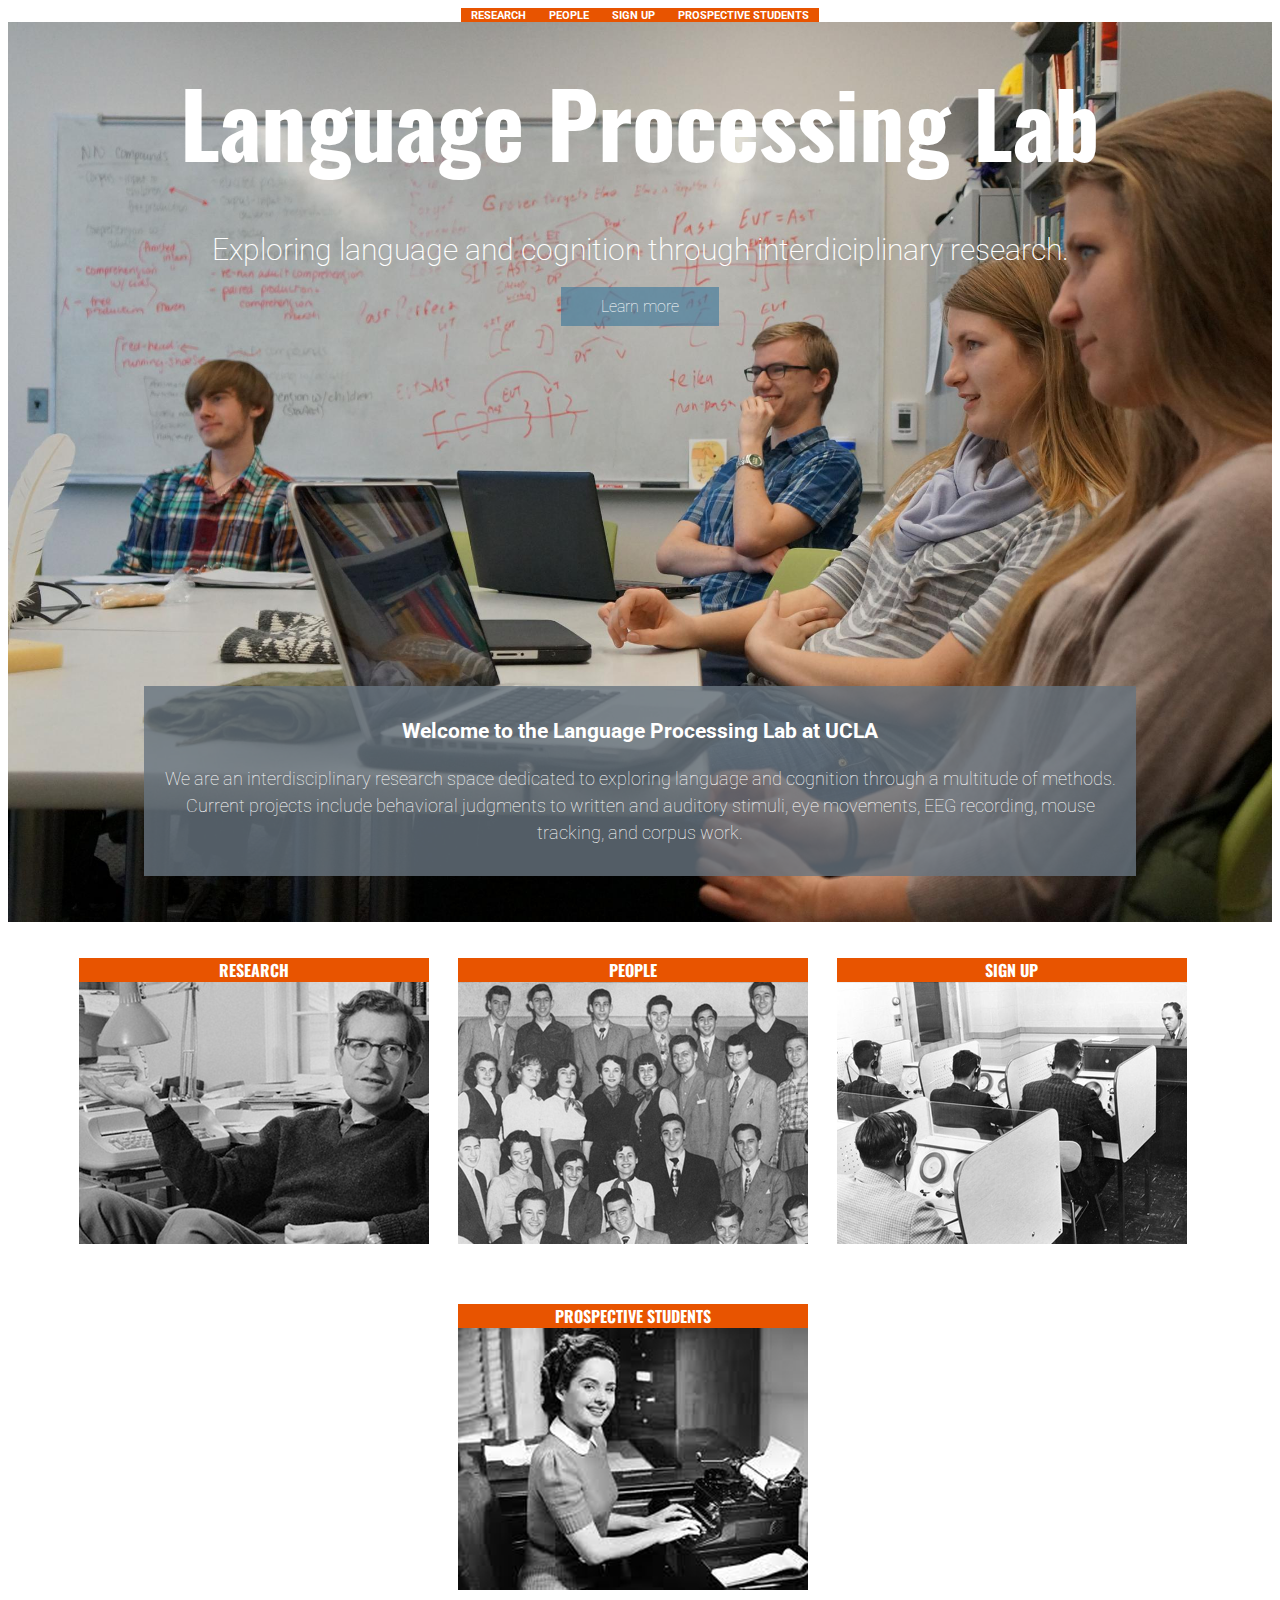
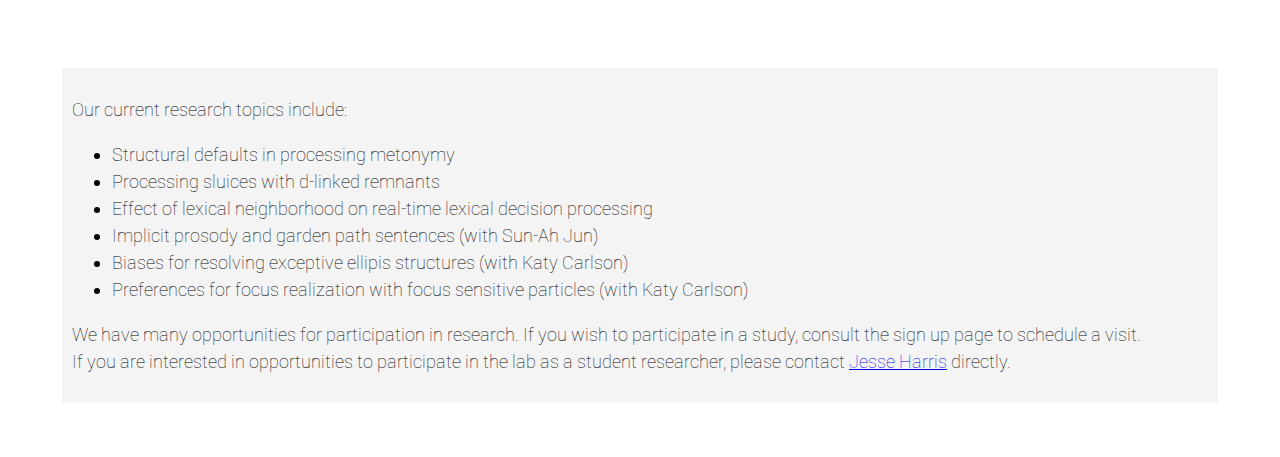
<file: unit-4/index.html>
<!DOCTYPE html>
<html>
<head>
	<link href='https://fonts.googleapis.com/css?family=Roboto:400,300,500,100' rel='stylesheet' type='text/css'>
  <link href='https://fonts.googleapis.com/css?family=Wire+One' rel='stylesheet' type='text/css'>
	<link rel="stylesheet" type="text/css" href="css/style.css">
  <link href='https://fonts.googleapis.com/css?family=Oswald' rel='stylesheet' type='text/css'>
	<title>UCLA Language Processing Lab</title>
</head>
<body>
	<nav>
        <ul>
          <li><a href="#">Research</a></li>
          <li><a href="#">People</a></li>
          <li><a href="#">Sign up</a></li>
          <li><a href="#">Prospective Students</a></li>
        </ul>
    </nav>
	<header>
    <div class="container">
      <h1>Language Processing Lab</h1>
      <p id="slogan">Exploring language and cognition through interdiciplinary research.</p>
      <a href="#" class="btn">Learn more</a>
       <div id="welcomenote">
      <h3>Welcome to the Language Processing Lab at UCLA</h3>
      <p>We are an interdisciplinary research space dedicated to exploring language and cognition through a multitude of methods. <br>Current projects include behavioral judgments to written and auditory stimuli, eye movements, EEG recording, mouse tracking, and corpus work.</p>
      </div>

    </div>
    </header>
      <section>
    	<div class="columns">
    	<h3>Research</h3>
    	<img src="images/chomsky-office-1.png">
        </div>

        <div class="columns">
        <h3>People</h3>
        <img src="images/staff-large.png">
        </div>

        <div class="columns">
        <h3>Sign Up</h3>
        <img src="images/lab-test.png">
        </div>

        <div class="columns">
        <h3>Prospective Students</h3>
        <img src="images/typing-4.png">
        </div>
    </section>

    <section class="current">
	<p>Our current research topics include:</p>
	<ul>
		<li>Structural defaults in processing metonymy</li>
		<li>Processing sluices with d-linked remnants</li>
		<li>Effect of lexical neighborhood on real-time lexical decision processing</li>
		<li>Implicit prosody and garden path sentences (with Sun-Ah Jun)</li>
		<li>Biases for resolving exceptive ellipis structures (with Katy Carlson)</li>
		<li>Preferences for focus realization with focus sensitive particles (with Katy Carlson)</li>
	</ul>
	<p>We have many opportunities for participation in research. If you wish to participate in a study, consult the sign up page to schedule a visit. <br>If you are interested in opportunities to participate in the lab as a student researcher, please contact <a href="#">Jesse Harris</a> directly.</p>
    </section>
</body>
</html>
</file>
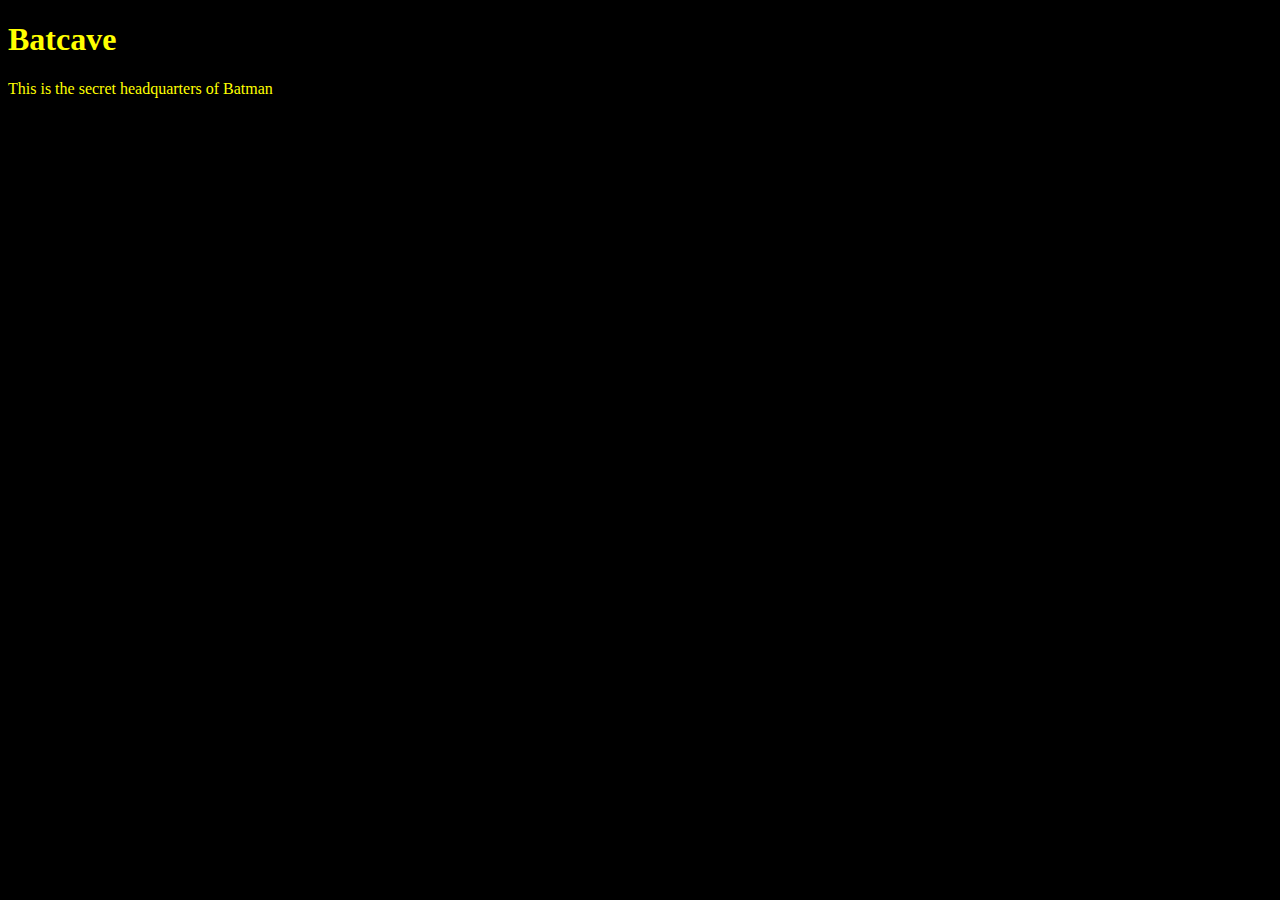
<file: unit_1/index.html>
<!DOCTYPE html>
<html>
<head>
	<link rel="stylesheet" type="text/css" href="css/style.css">
	<title>The Batcave</title>
</head>
<body>
	<h1>Batcave</h1>
	<p>This is the secret headquarters of Batman</p>
</body>
</html>
</file>
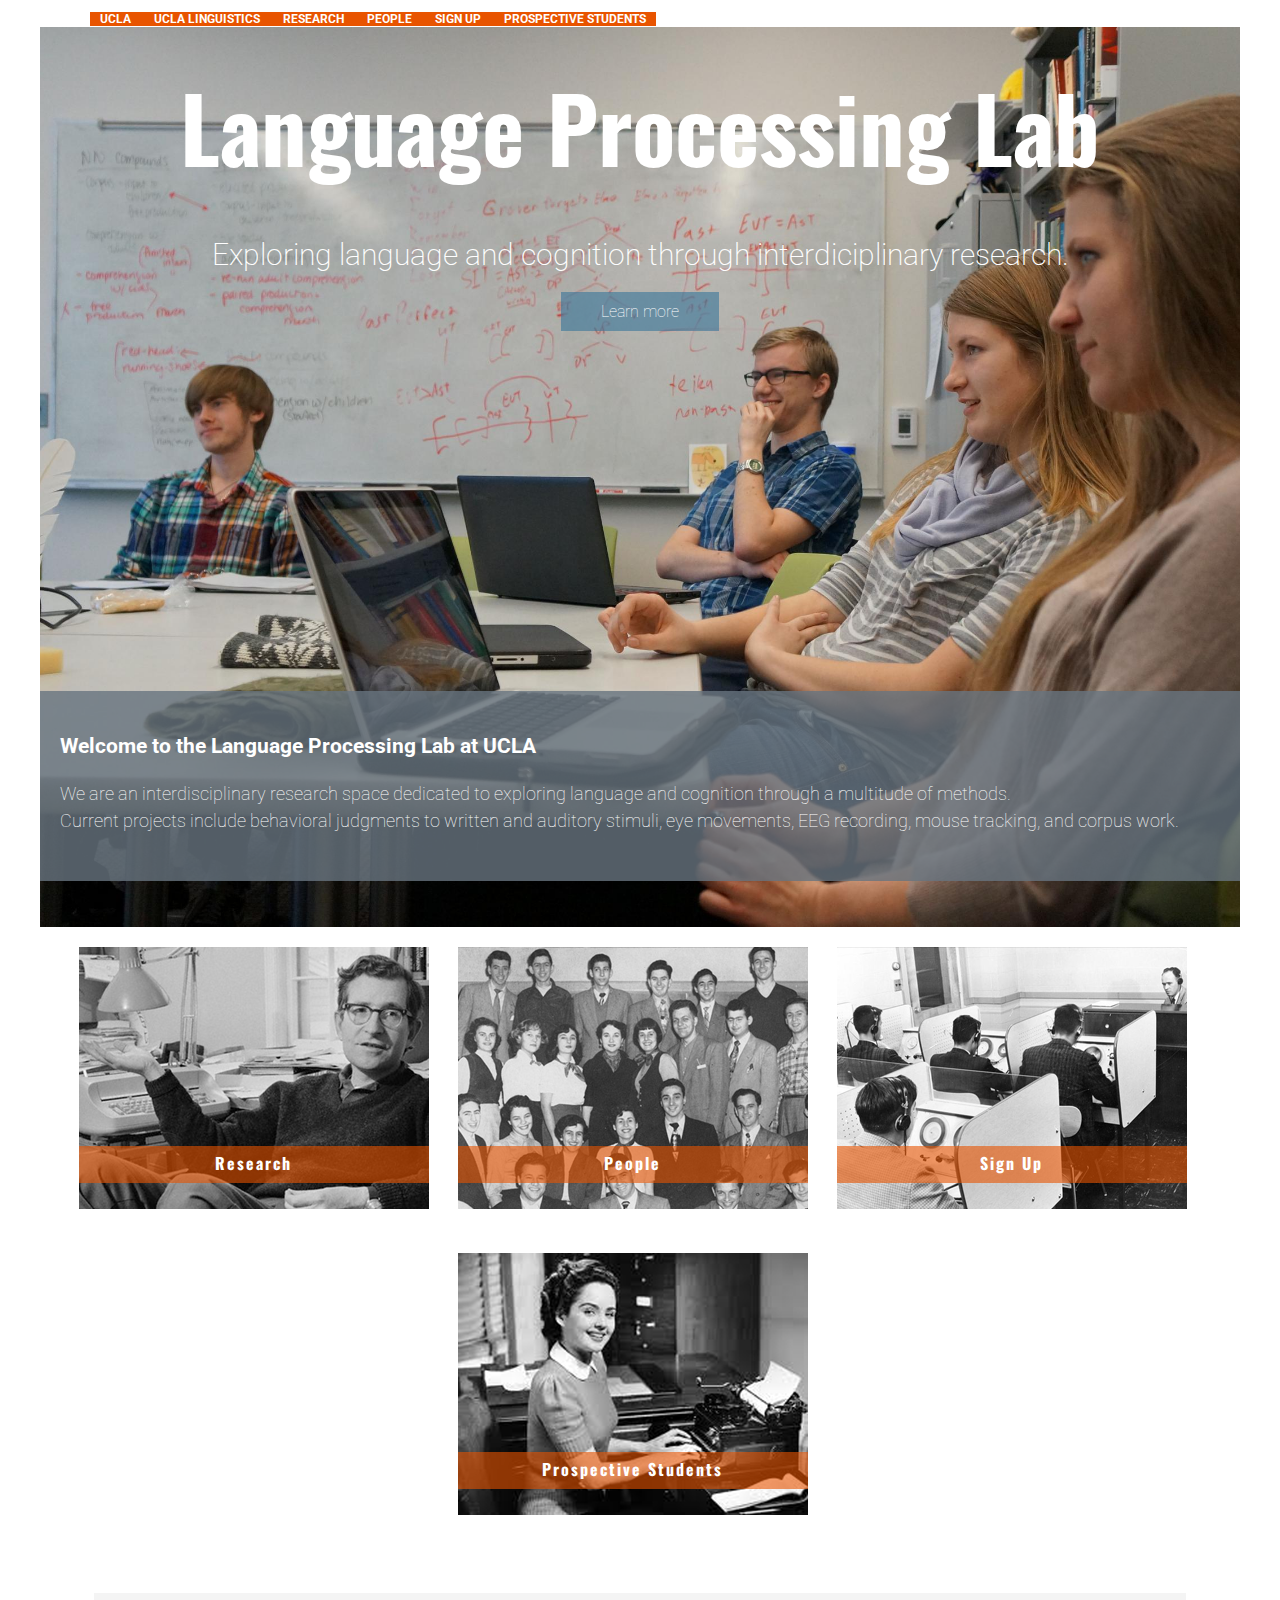
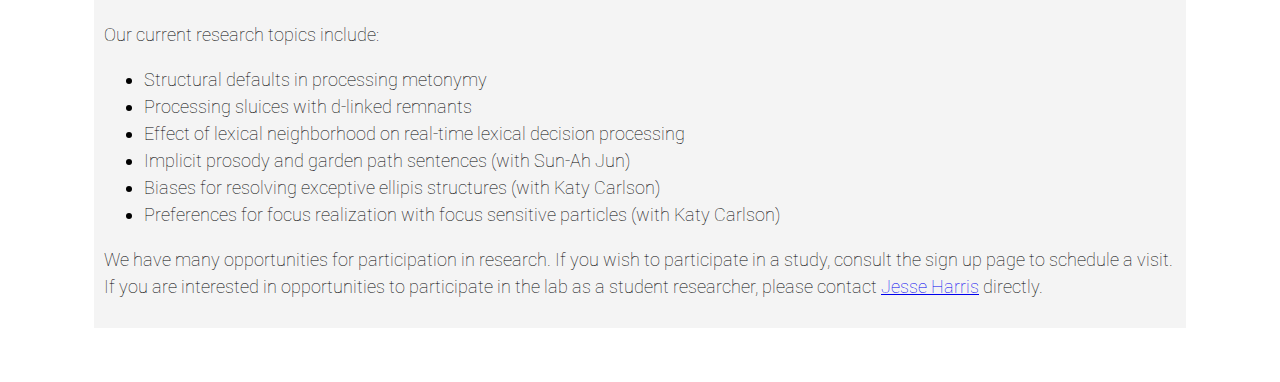
<file: unit_4/index.html>
<!DOCTYPE html>
<html>
<head>
	<link href='https://fonts.googleapis.com/css?family=Roboto:400,300,500,100' rel='stylesheet' type='text/css'>
  <link href='https://fonts.googleapis.com/css?family=Wire+One' rel='stylesheet' type='text/css'>
	<link rel="stylesheet" type="text/css" href="css/style.css">
  <link href='https://fonts.googleapis.com/css?family=Oswald' rel='stylesheet' type='text/css'>
	<title>UCLA Language Processing Lab</title>
</head>
<body>
  <div id="wrapper">
	<nav>
    <div class="container">
        <ul class="pull-left">
          <li><a href="#">Ucla</a></li>
          <li><a href="#">Ucla Linguistics</a><li>
        </ul>
        <ul class="pull-right">
          <li><a href="#">Research</a></li>
          <li><a href="#">People</a></li>
          <li><a href="#">Sign up</a></li>
          <li><a href="#">Prospective Students</a></li>
        </ul>
    </div>
    </nav>
	<header>
    <div class="container">
      <h1>Language Processing Lab</h1>
      <p id="slogan">Exploring language and cognition through interdiciplinary research.</p>
      <a href="#" class="btn">Learn more</a>
    </div>
    <div id="welcomenote">
      <h3>Welcome to the Language Processing Lab at UCLA</h3>
      <p>We are an interdisciplinary research space dedicated to exploring language and cognition through a multitude of methods. <br>Current projects include behavioral judgments to written and auditory stimuli, eye movements, EEG recording, mouse tracking, and corpus work.</p>
      </div>
    </header>
      <section>
    	  <div class="columns">
    	  <h3>Research</h3>
    	  <img src="images/chomsky-office-1.png">
        <div class="overlay"></div>
        </div>

        <div class="columns">
        <h3>People</h3>
        <img src="images/staff-large.png">
        <div class="overlay"></div>
        </div>

        <div class="columns">
        <h3>Sign Up</h3>
        <img src="images/lab-test.png">
        <div class="overlay"></div>
        </div>

        <div class="columns">
        <h3>Prospective Students</h3>
        <img src="images/typing-4.png">
        <div class="overlay"></div>
        </div>
    </section>

    <section class="current">
	<p>Our current research topics include:</p>
	<ul>
		<li>Structural defaults in processing metonymy</li>
		<li>Processing sluices with d-linked remnants</li>
		<li>Effect of lexical neighborhood on real-time lexical decision processing</li>
		<li>Implicit prosody and garden path sentences (with Sun-Ah Jun)</li>
		<li>Biases for resolving exceptive ellipis structures (with Katy Carlson)</li>
		<li>Preferences for focus realization with focus sensitive particles (with Katy Carlson)</li>
	</ul>
	<p>We have many opportunities for participation in research. If you wish to participate in a study, consult the sign up page to schedule a visit. <br>If you are interested in opportunities to participate in the lab as a student researcher, please contact <a href="#">Jesse Harris</a> directly.</p>
    </section>
</div>
</body>
</html>
</file>
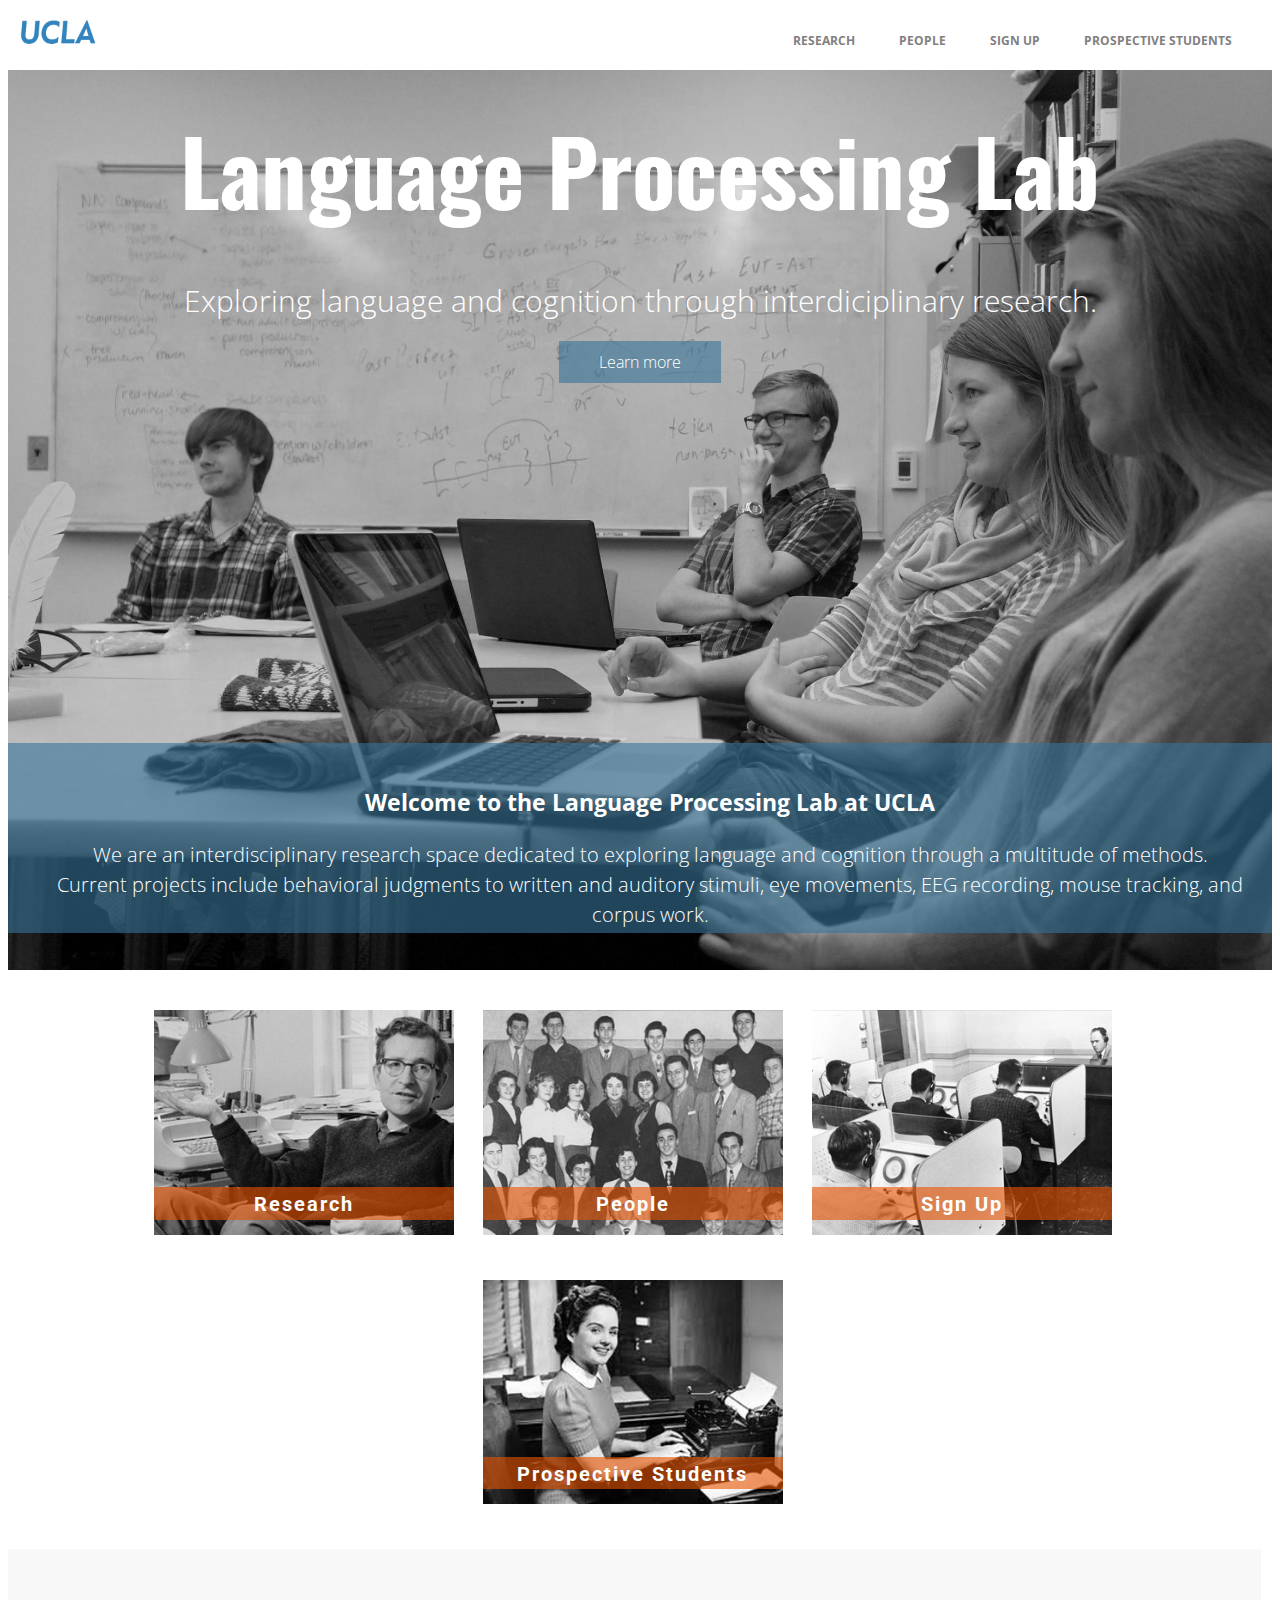
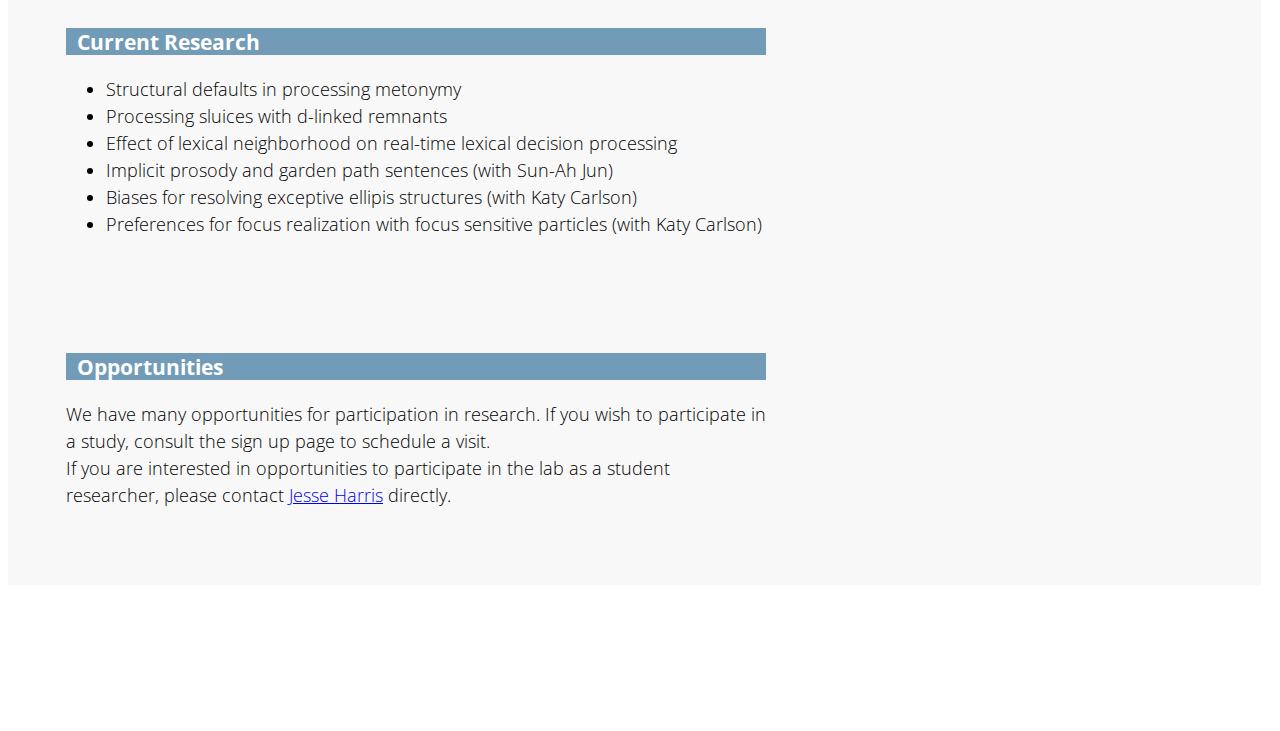
<file: unit_5/index.html>
<!DOCTYPE html>
<html>
<head>
	<link href='https://fonts.googleapis.com/css?family=Roboto:400,300,500,100' rel='stylesheet' type='text/css'>
  <link href='https://fonts.googleapis.com/css?family=Wire+One' rel='stylesheet' type='text/css'>
  <link href='https://fonts.googleapis.com/css?family=Open+Sans:400,300' rel='stylesheet' type='text/css'>
	<link rel="stylesheet" type="text/css" href="css/style.css">
  <link href='https://fonts.googleapis.com/css?family=Oswald' rel='stylesheet' type='text/css'>
	<title>UCLA Language Processing Lab</title>
</head>
<body>
  <div class="wrap clearfix" id="top-header">
      <img src="images/ucla-logotype.jpg" alt="UCLA logo" title="UCLA">
	<nav>
          <a href="#">Research</a></li>
          <a href="#">People</a></li>
          <a href="#">Sign up</a></li>
          <a href="#">Prospective Students</a>
  </nav>
  </div>
	<header>

    <div class="container">
      <h1>Language Processing Lab</h1>
      <p id="slogan">Exploring language and cognition through interdiciplinary research.</p>
      <a href="#" class="btn">Learn more</a>
    </div>
    <div id="welcomenote">
      <h3>Welcome to the Language Processing Lab at UCLA</h3>
      <p>We are an interdisciplinary research space dedicated to exploring language and cognition through a multitude of methods. <br>Current projects include behavioral judgments to written and auditory stimuli, eye movements, EEG recording, mouse tracking, and corpus work.</p>
      </div>
    </header>
      <section class="clearfix">
    	  <div class="box">
    
    	  <img src="images/chomsky-office-1.png">
        <div class="overlay"></div>
        <h3>Research</h3>
        </div>

        <div class="box">
        <img src="images/staff-large.png">
        <div class="overlay"></div>
        <h3>People</h3>
        </div>

        <div class="box">
        <img src="images/lab-test.png">
        <div class="overlay"></div>
        <h3>Sign Up</h3>
        </div>

        <div class="box">
        <img src="images/typing-4.png">
        <div class="overlay"></div>
        <h3>Prospective Students</h3>
        </div>
    </section>

    <article class="clearfix" id="column">
      <div class="column" id="column1">
	       <h3>Current Research</h3>
	       <ul>
		      <li>Structural defaults in processing metonymy</li>
		      <li>Processing sluices with d-linked remnants</li>
		      <li>Effect of lexical neighborhood on real-time lexical decision processing</li>
		      <li>Implicit prosody and garden path sentences (with Sun-Ah Jun)</li>
		      <li>Biases for resolving exceptive ellipis structures (with Katy Carlson)</li>
		      <li>Preferences for focus realization with focus sensitive particles (with Katy Carlson)</li>
	       </ul>
      </div>
      <div class="column" id="column2">
        <h3>Opportunities</h3>
        <p>We have many opportunities for participation in research. If you wish to participate in a study, consult the sign up page to schedule a visit. <br>If you are interested in opportunities to participate in the lab as a student researcher, please contact <a href="#">Jesse Harris</a> directly.</p>
      </div>
    </article>
</div>
<footer>
    <h4>Contact Information<h4>
    <p>Campbell Hall, 2nd floor: map<p>
    <p>langlab dot ucla at gmail dot com</p>
</footer>
</body>
</html>
</file>
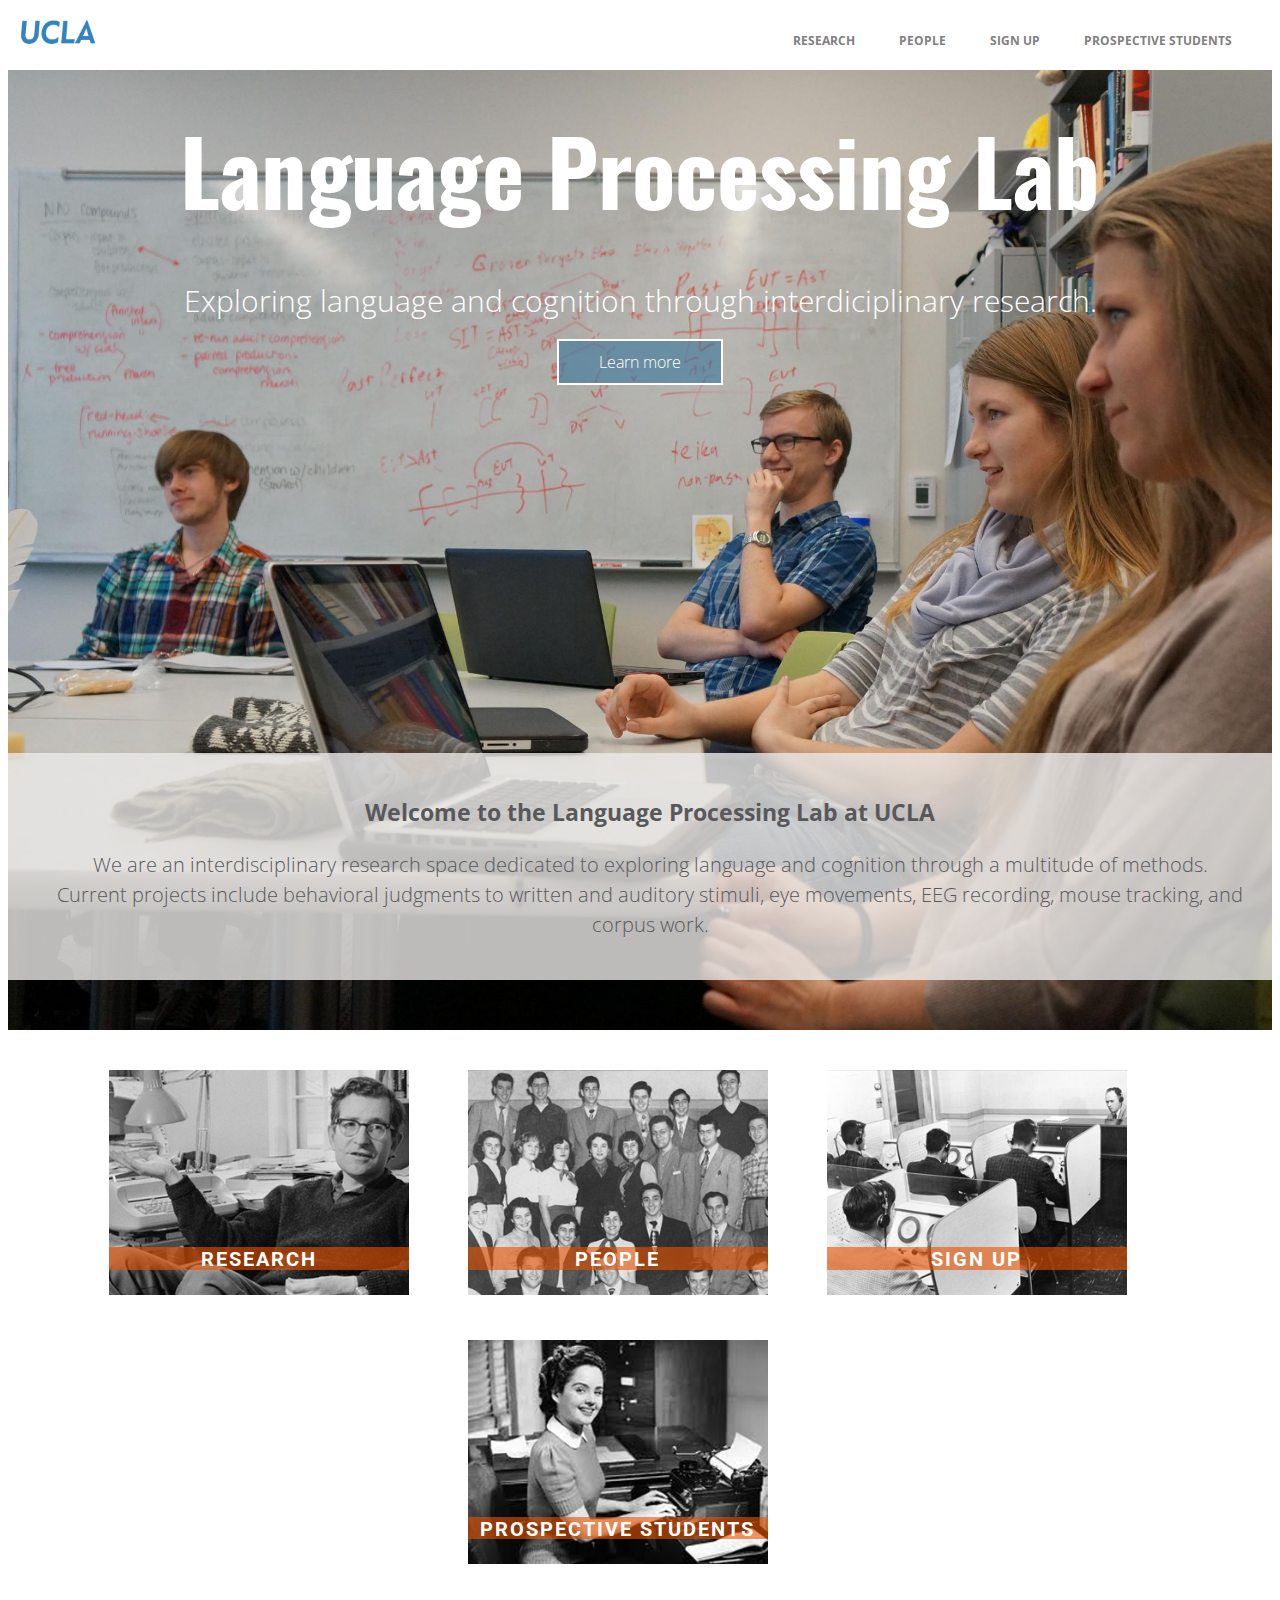
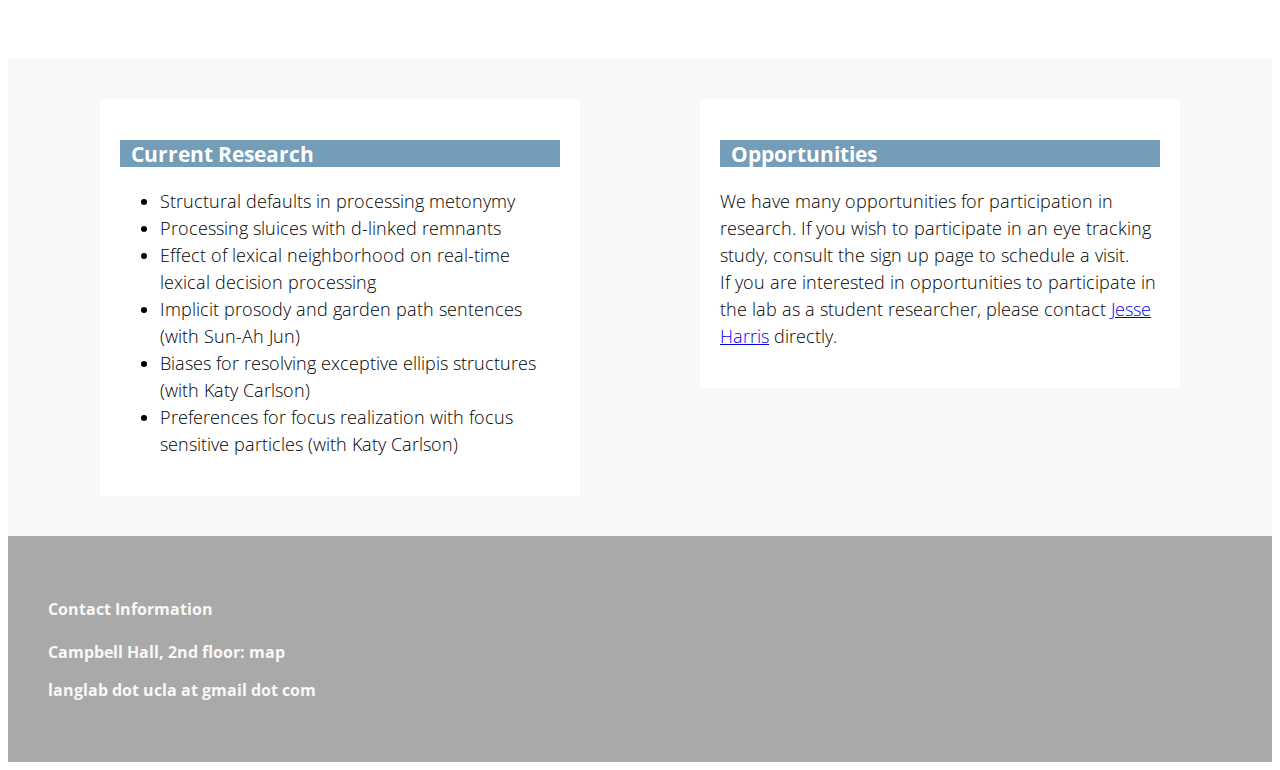
<file: unit_6/index.html>
<!DOCTYPE html>
<html>
<head>
	<link href='https://fonts.googleapis.com/css?family=Roboto:400,300,500,100' rel='stylesheet' type='text/css'>
  <link href='https://fonts.googleapis.com/css?family=Wire+One' rel='stylesheet' type='text/css'>
  <link href='https://fonts.googleapis.com/css?family=Open+Sans:400,300' rel='stylesheet' type='text/css'>
  <link rel="stylesheet" type="text/css" href="css/style.css">
  <link href='https://fonts.googleapis.com/css?family=Oswald' rel='stylesheet' type='text/css'>
	<title>UCLA Language Processing Lab</title>
</head>
<body>
  <div class="wrap clearfix" id="top-header">
      <img src="images/ucla-logotype.jpg" alt="UCLA logo" title="UCLA">
	<nav>
          <a href="#">Research</a>
          <a href="#">People</a>
          <a href="#">Sign up</a>
          <a href="#">Prospective Students</a>
  </nav>
  </div>
	<header>

    <div class="container">
      <h1>Language Processing Lab</h1>
      <p id="slogan">Exploring language and cognition through interdiciplinary research.</p>
      <a href="#" class="btn">Learn more</a>
    </div>
    <div id="welcomenote">
      <h3>Welcome to the Language Processing Lab at UCLA</h3>
      <p>We are an interdisciplinary research space dedicated to exploring language and cognition through a multitude of methods. <br>Current projects include behavioral judgments to written and auditory stimuli, eye movements, EEG recording, mouse tracking, and corpus work.</p>
      </div>
    </header>
      <section class="clearfix">
    	  <div class="box">
    
    	  <img src="images/chomsky-office-1.png">
        <div class="overlay"></div>
        <h3>Research</h3>
        </div>

        <div class="box">
        <img src="images/staff-large.png">
        <div class="overlay"></div>
        <h3>People</h3>
        </div>

        <div class="box">
        <img src="images/lab-test.png">
        <div class="overlay"></div>
        <h3>Sign Up</h3>
        </div>

        <div class="box">
        <img src="images/typing-4.png">
        <div class="overlay"></div>
        <h3>Prospective Students</h3>
        </div>
    </section>



    <article class="clearfix">
      <div class="wrapper">
      <div class="column">
	       <h3>Current Research</h3>
	       <ul>
		      <li>Structural defaults in processing metonymy</li>
		      <li>Processing sluices with d-linked remnants</li>
		      <li>Effect of lexical neighborhood on real-time lexical decision processing</li>
		      <li>Implicit prosody and garden path sentences (with Sun-Ah Jun)</li>
		      <li>Biases for resolving exceptive ellipis structures (with Katy Carlson)</li>
		      <li>Preferences for focus realization with focus sensitive particles (with Katy Carlson)</li>
	       </ul>
      </div>
      <div class="column">
        <h3>Opportunities</h3>
        <p>We have many opportunities for participation in research. If you wish to participate in an eye tracking study, consult the sign up page to schedule a visit. <br>If you are interested in opportunities to participate in the lab as a student researcher, please contact <a href="#">Jesse Harris</a> directly.</p>
      </div>

        </div>
    </article>
</div>
<footer>
    <h4>Contact Information<h4>
    <p>Campbell Hall, 2nd floor: map<p>
    <p>langlab dot ucla at gmail dot com</p>
</footer>
</body>
</html>
</file>
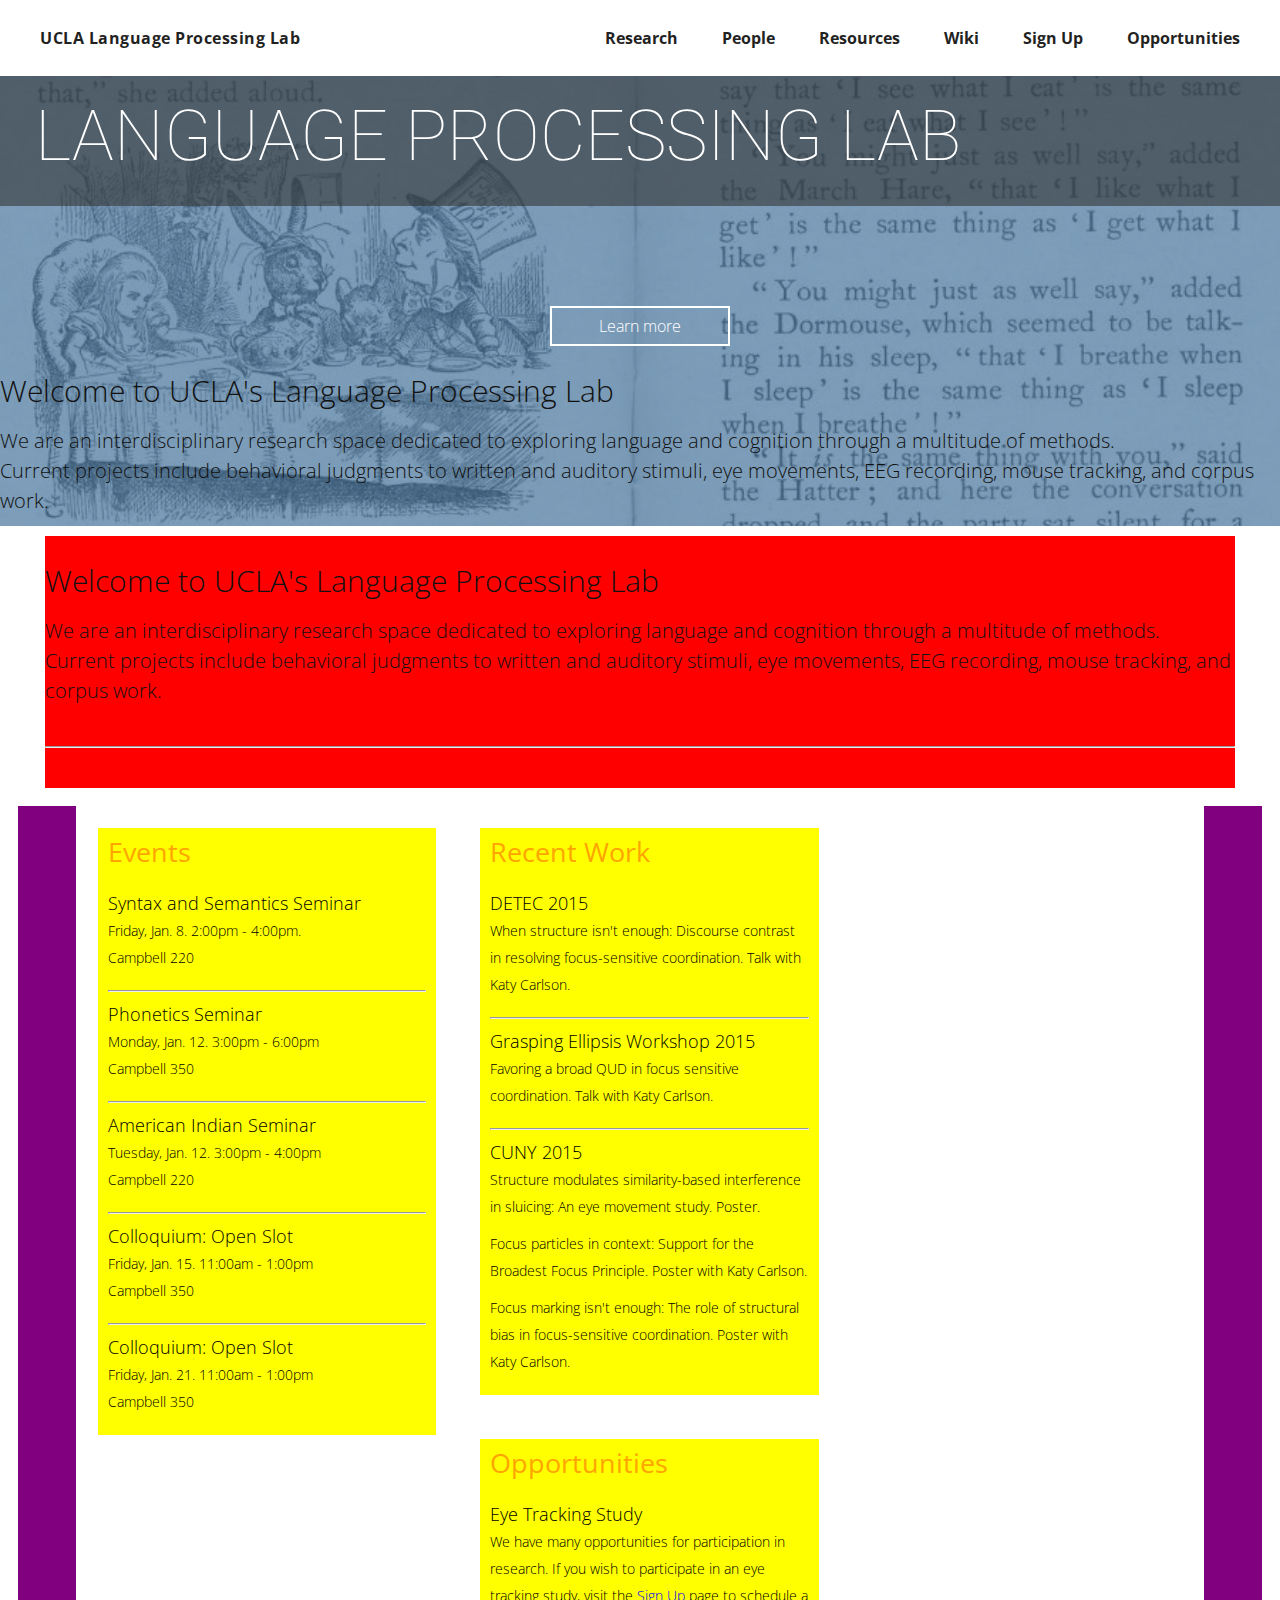
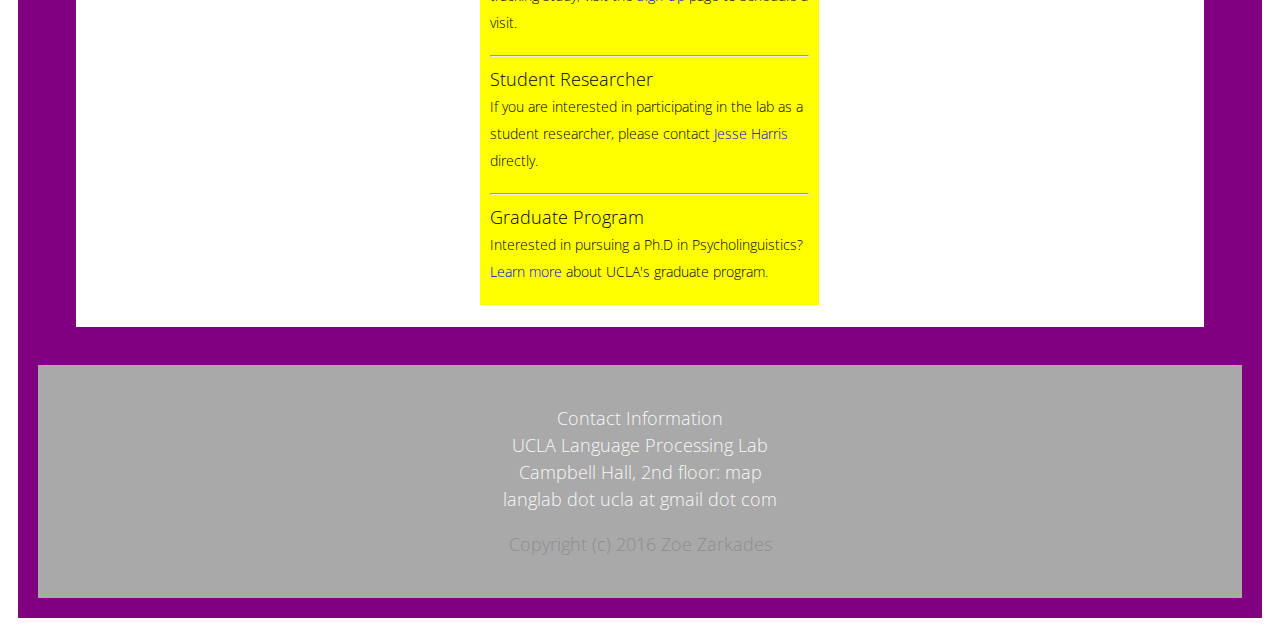
<file: unit_7/index.html>
<!DOCTYPE html>
<html>
     <head>
          <link href='https://fonts.googleapis.com/css?family=Roboto:400,300,500,100' rel='stylesheet' type='text/css'>
          <link href='https://fonts.googleapis.com/css?family=Roboto:400,100,300' rel='stylesheet' type='text/css'>
          <link href='https://fonts.googleapis.com/css?family=Wire+One' rel='stylesheet' type='text/css'>
          <link href='https://fonts.googleapis.com/css?family=Open+Sans:100,200,400,300' rel='stylesheet' type='text/css'>
          <link href='https://fonts.googleapis.com/css?family=Oswald' rel='stylesheet' type='text/css'>
          <link rel="stylesheet" type="text/css" href="css/reset.css">
          <link rel="stylesheet" type="text/css" href="css/style.css">
          <title>UCLA Language Processing Lab</title>
     </head>
     <body>
          <!--<div id="header clearfix">
               <h1 class="logo" id="logo">
                    <a href="/">UCLA Language Processing Lab</a>
               </h1>
               <div class="block block-menu-block">
                    <div id="main-menu">
                         <ul class ="menu">
                              <li>
                                   <a href="#">Research</a>
                              </li>
                              <li>
                                   <a href="#">People</a>
                              </li>
                              <li>
                                   <a href="#">Sign Up</a>
                              </li>
                         </ul>
                    </div>
               </div>
          </div>-->

          <div class="wrap clearfix" id="top-header">
               <nav id="ucla">
               <a href="#">UCLA Language Processing Lab</a>
               </nav>
               <label for="toggle">Menu</label>
               <input type="checkbox" id="toggle">
               <nav>
                    <a href="#">Research</a>
                    <a href="#">People</a>
                    <a href="#">Resources</a>
                    <a href="#">Wiki</a>
                    <a href="#">Sign Up</a>
                    <a href="#">Opportunities</a>

               </nav>
          </div>

          <header>
               <div class="container clearfix">
                    <h1>Language Processing Lab</h1>
               </div>
               <!--<p id="slogan">Exploring language and cognition through interdiciplinary research.</p>
               -->
               <a href="#" class="btn">Learn more</a>

               <div id="welcomenote">
                    <h3>Welcome to UCLA's Language Processing Lab</h3>
                    <p>We are an interdisciplinary research space dedicated to exploring language and cognition through a multitude of methods. <br>Current projects include behavioral judgments to written and auditory stimuli, eye movements, EEG recording, mouse tracking, and corpus work.</p>
          </header>

          

          <!--<div class="jumbotron clearfix">
          
               <div class="clearfix">
                    <div class="intro-image">
                         <div class="column">
                              <div class="box">
                                   <img src="http://ling.umd.edu/assets/photos/2013/06/20/BradLarson-PhD-HowardLasnik_250x250.jpg" alt="Brad Larson earning his PhD with Howard Lasnik" class="drop-shadow curved curved-hz-1">

                               </div>
                         </div>

                         <div class="column">
                              <div class="box">
                                   <img src="http://ling.umd.edu/assets/photos/2015/09/04/JesseHarris-ChairmanHornstein_250x250.jpg" alt="Jesse Harris, visiting in 2015" class="drop-shadow curved curved-hz-1">
                                   
                              </div>
                         </div>

                         <div class="column">
                              <div class="box">
                                   <img src="http://ling.umd.edu/assets/photos/2011/08/18/SoOneHwang-PhDDefense-WEBPAGE_250x250.jpg" alt="So-One Hwang at her PhD defense" class="drop-shadow curved curved-hz-1">
                              </div>
                         </div>
                    </div>
          </section>

          </div>-->
          


          <!--<header>
               <div class="container clearfix">
                    <h1>Language Processing Lab</h1>
               </div>
               <p id="slogan">Exploring language and cognition through interdiciplinary research.</p>
               
               <a href="#" class="btn">Learn more</a>

               <div id="welcomenote">
                    <h3>Welcome to UCLA's Language Processing Lab</h3>
                    <p>We are an interdisciplinary research space dedicated to exploring language and cognition through a multitude of methods. <br>Current projects include behavioral judgments to written and auditory stimuli, eye movements, EEG recording, mouse tracking, and corpus work.</p>
               </div>
          </header>-->

          <section>
               <div class="clearfix">
                    <div id="welcomenote">
                         <h3>Welcome to UCLA's Language Processing Lab</h3>
                         <p>We are an interdisciplinary research space dedicated to exploring language and cognition through a multitude of methods. <br>Current projects include behavioral judgments to written and auditory stimuli, eye movements, EEG recording, mouse tracking, and corpus work.</p><br><hr>
                    </div>
               </div>
          </section>



          <!--<section>
               <div class="clearfix">
                    <div class="row">
                         <div class="col-md-4">
                              <div class="box">
                                   <img src="http://ling.umd.edu/assets/photos/2013/06/20/BradLarson-PhD-HowardLasnik_250x250.jpg" alt="Brad Larson earning his PhD with Howard Lasnik" class="drop-shadow curved curved-hz-1">
                               </div>
                         </div>

                         <div class="col-md-4">
                              <div class="box">
                                   <img src="http://ling.umd.edu/assets/photos/2015/09/04/JesseHarris-ChairmanHornstein_250x250.jpg" alt="Jesse Harris, visiting in 2015" class="drop-shadow curved curved-hz-1">
                                   
                              </div>
                         </div>

                         <div class="col-md-4">
                              <div class="box">
                                   <img src="http://ling.umd.edu/assets/photos/2011/08/18/SoOneHwang-PhDDefense-WEBPAGE_250x250.jpg" alt="So-One Hwang at her PhD defense" class="drop-shadow curved curved-hz-1">
                              </div>
                              </div>
                         </div>
                    </div>
          </section>-->
          
          <!--<section>
               <div class="clearfix">
                    <div class="row">
                         <div class="col-md-4">
                              <div class="box">
                                   <a href="#"><img src="images/papers-icon-gray.png" onmouseover="this.src='images/papers-orange.png'" onmouseout="this.src='images/papers-icon-gray.png'"></a>
                                   <h3>Wiki</h3>
                                         <p>Explore recent papers, posters, and talks</p>
                              </div>
                         <div>
                         <div class="col-md-4">
                              <div class="box">
                                   <a href="#"><img src="images/resources-gray.png" onmouseover="this.src='images/resources-icon.png'" onmouseout="this.src='images/resources-gray.png'"></a>
                                   <h3>Resources</h3>
                                   <p>Check out the resources used in the lab</p>
                              </div>
                         </div>
                         <div class="col-md-4">
                              <div class="box">
                                   <a href="#"><img src="images/apply-icon.png" onmouseover="this.src='images/apply-orange.png'" onmouseout="this.src='images/apply-icon.png'"></a>
                                   <h3>Apply</h3>
                                   <p>Explore UCLA's Ph.D proram in Psycholinguistics</p>
                              </div>
                         </div>
                    </div>
               </div>
          </section>-->


          <article>
               <!--<div id="sidebar" class="span-8 last">
                    <div id="events" class="span-8 last aside">
                         <div id="events-upcoming">
                         <h2>Upcoming Events</h2>
                         <div id="events-sticky">
                              <ul class="item">
                                   <li>
                                        <strong>Jesse Harris</strong>
                                        <a href="#">Ling Lectures</a>
                                   </li>
                                   <li class="eventdate">Monday, Feb. 1 to Wednesday, Feb. 3</li>
                                   <li>Campbell Hall 1205</li>
                                   <li>
                                        <span class="smallcaps">
                                             <a href ="#">[MORE INFO]</a>
                                        </span>
                                   </li>
                              </ul>
                         </div>
                    </div>
                    <ul class ="item">
                         <li>
                              <strong>Jesse Harris</strong>
                              <a href="#">[WINTER STORM]</a>
                         </li>
                         <li class="eventdate">Monday, Jan. 11 from 12:30 p.m. to 1:30 p.m.</li>
                         <li>Campbell Hall 1400</li>
                         <Li>
                              <span class="smallcaps">
                                   <a href="#">[LINK]</a>
                              </span>
                         </li>
                    </ul>
               </div>-->

           <article>
               <div class="wrapper clearfix">
                    <div class="column">
                         <h3>Events</h3>
                         <h4>Syntax and Semantics Seminar</h4>
                         <p>Friday, Jan. 8. 2:00pm - 4:00pm.<br>Campbell 220</p>
                         <hr>
                         <h4>Phonetics Seminar</h4>
                         <p>Monday, Jan. 12. 3:00pm - 6:00pm<br>
                         Campbell 350</p>
                         <hr>
                         <h4>American Indian Seminar</h4>
                         <p>Tuesday, Jan. 12. 3:00pm - 4:00pm<br>
                         Campbell 220</p>
                         <hr>
                         <h4>Colloquium: Open Slot</h4>
                         <p>Friday, Jan. 15. 11:00am - 1:00pm<br>
                         Campbell 350</p>
                         <hr>
                         <h4>Colloquium: Open Slot</h4>
                         <p>Friday, Jan. 21. 11:00am - 1:00pm<br>
                         Campbell 350</p>
                    </div>

                    <div class="column">
                         <h3>Recent Work</h3>
                         <h4>DETEC 2015</h4>
                         <p>When structure isn't enough: Discourse contrast in resolving focus-sensitive coordination. Talk with Katy Carlson.</p><hr>
                         <h4>Grasping Ellipsis Workshop 2015</h4>
                         <p>Favoring a broad QUD in focus sensitive coordination. Talk with Katy Carlson.</p><hr>
                         <h4>CUNY 2015</h4>
                         <p>Structure modulates similarity-based interference in sluicing: An eye movement study. Poster.<br>
                         <p>Focus particles in context: Support for the Broadest Focus Principle. Poster with Katy Carlson.<br>
                         <p>Focus marking isn't enough: The role of structural bias in focus-sensitive coordination. Poster with Katy Carlson.</p>
                    </div>

                    <div class="column">
                         <h3>Opportunities</h3>
                         <h4>Eye Tracking Study<h4>
                         <p>We have many opportunities for participation in research. If you wish to participate in an eye tracking study, visit the <a href="#">Sign Up</a> page to schedule a visit.<br><hr>
                         <h4>Student Researcher</h4>
                         <p>If you are interested in participating in the lab as a student researcher, please contact <a href="#">Jesse Harris</a> directly.</p><hr>
                         <h4>Graduate Program</h4>
                         <p>Interested in pursuing a Ph.D in Psycholinguistics? <a href="#">Learn more</a> about UCLA's graduate program.</p>
                    </div>

               </div>
          </article>

          
          <footer>
               <h4>Contact Information<h4>
               <p>UCLA Language Processing Lab</p>
               <p>Campbell Hall, 2nd floor: map<p>
               <p>langlab dot ucla at gmail dot com</p>
               
               <div class="bottom">
                    <p>Copyright (c) 2016 Zoe Zarkades</p>
               </div>
          </footer>
     </body>
</html>
</file>
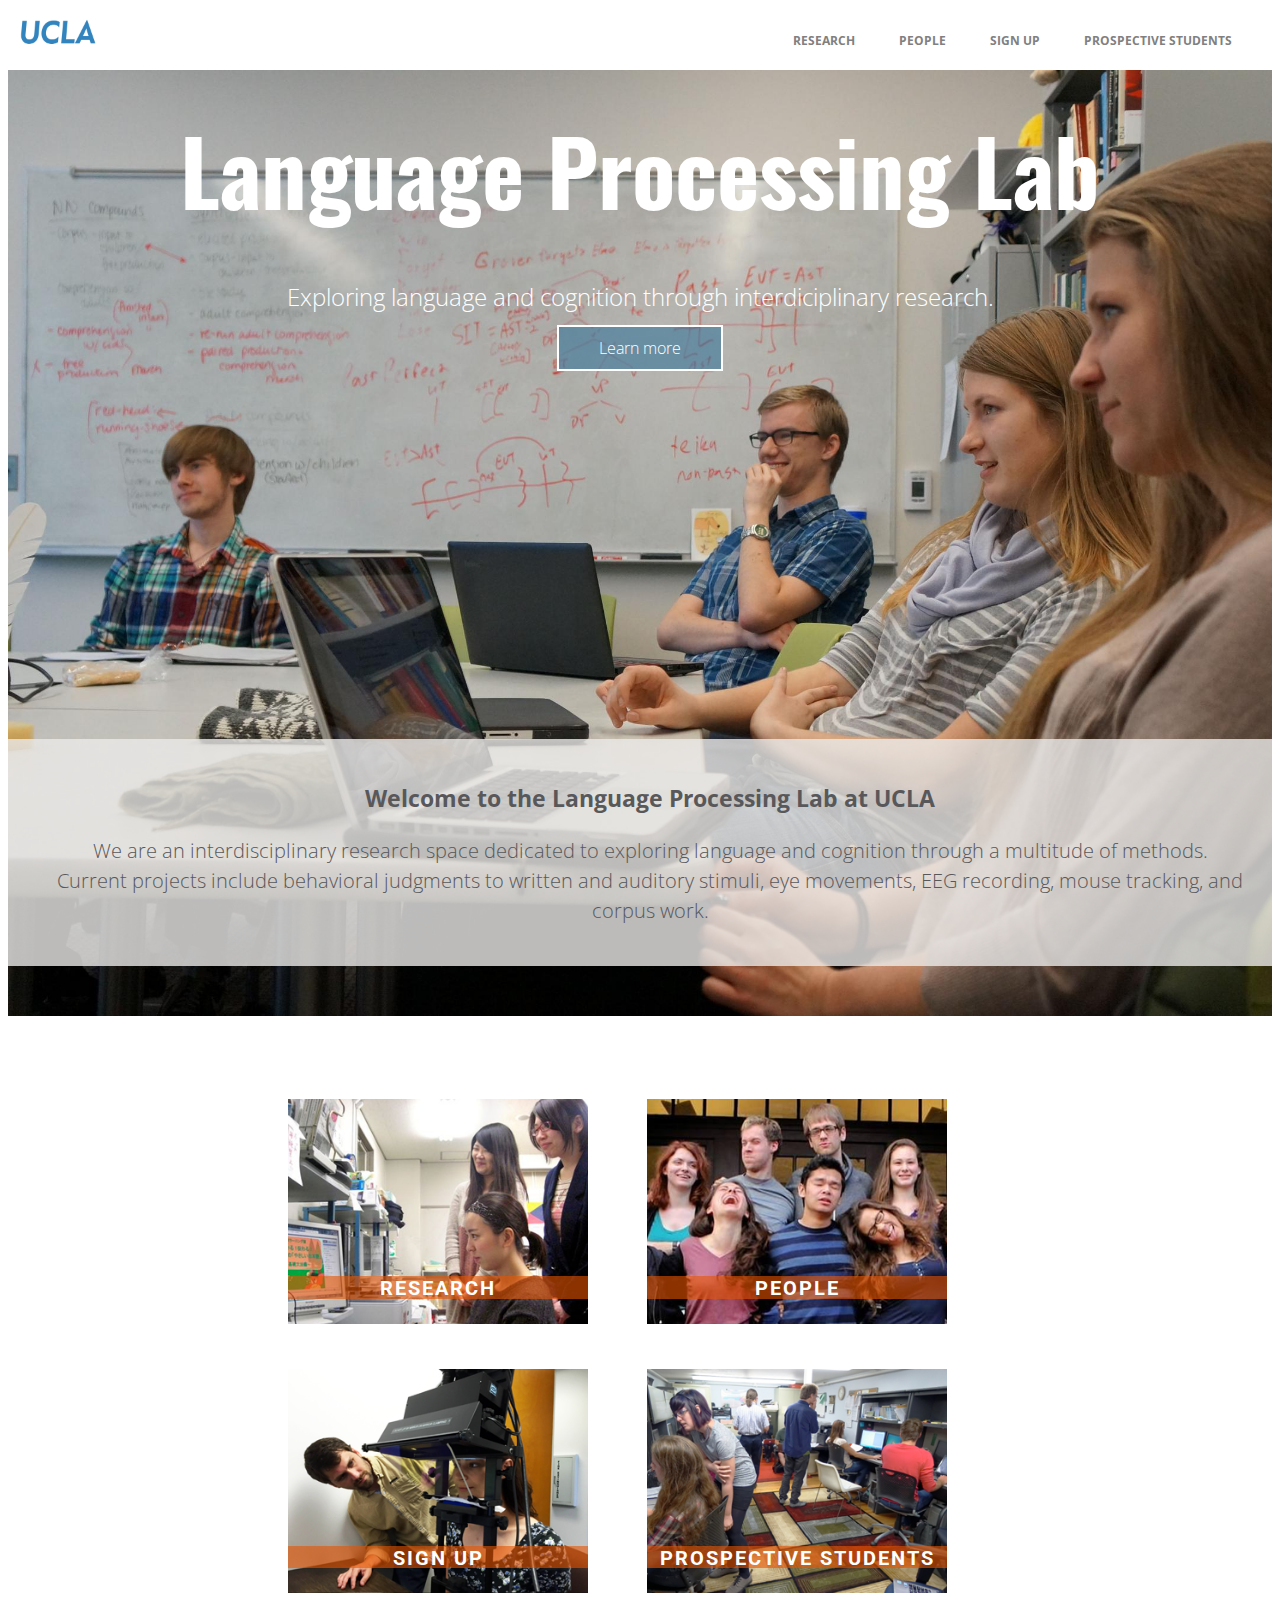
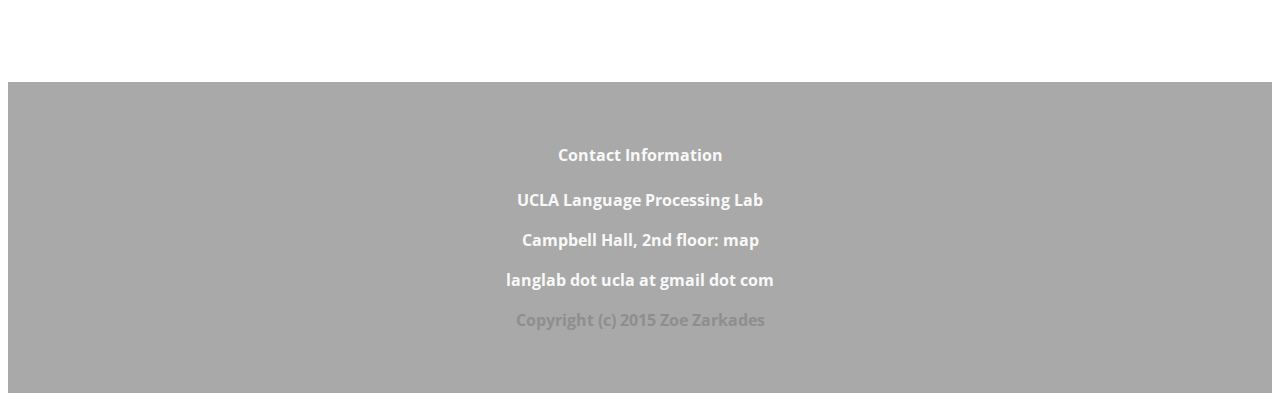
<file: unit_8.1/index.html>
<!DOCTYPE html>
<html>
    <head>
      <link href='https://fonts.googleapis.com/css?family=Roboto:400,300,500,100' rel='stylesheet' type='text/css'>
      <link href='https://fonts.googleapis.com/css?family=Wire+One' rel='stylesheet' type='text/css'>
      <link href='https://fonts.googleapis.com/css?family=Open+Sans:400,300' rel='stylesheet' type='text/css'>
      <link rel="stylesheet" type="text/css" href="css/style.css">
      <link href='https://fonts.googleapis.com/css?family=Oswald' rel='stylesheet' type='text/css'>
      <title>UCLA Language Processing Lab</title>
    </head>
    <body>
        <div class="wrap clearfix" id="top-header">
            <div id="ucla">
            <a href="#"><img src="images/ucla-logotype.jpg" alt="UCLA logo" title="UCLA">
            </div>
            <label for="toggle">Menu</label>
            <input type="checkbox" id="toggle">
            <nav>
                <a href="#">Research</a>
                <a href="#">People</a>
                <a href="#">Sign up</a>
                <a href="#">Prospective Students</a>
            </nav>
        </div>

        <header>
            <div class="container">
                <h1>Language Processing Lab</h1>
                <p id="slogan">Exploring language and cognition through interdiciplinary research.</p>
                <a href="#" class="btn">Learn more</a>
            </div>
            <div id="welcomenote">
                <h3>Welcome to the Language Processing Lab at UCLA</h3>
                <p>We are an interdisciplinary research space dedicated to exploring language and cognition through a multitude of methods. <br>Current projects include behavioral judgments to written and auditory stimuli, eye movements, EEG recording, mouse tracking, and corpus work.</p>
            </div>
        </header>
      
        <section class="clearfix">
            <div class="box">
                <img src="images/japanese.png">
                <div class="overlay"></div>
                <h3>Research</h3>
            </div>

            <div class="box">
                <img src="images/peeps.png">
                <div class="overlay"></div>
                <h3>People</h3>
            </div>

            <div class="box">
                <img src="images/eyetracker.png">
                <div class="overlay"></div>
                <h3>Sign Up</h3>
            </div>

            <div class="box">
                <img src="images/labgroup.png">
                <div class="overlay"></div>
                <h3>Prospective Students</h3>
            </div>
        </section>

    <!--<article class="clearfix">
      <div class="wrapper">
      <div class="column">
	       <h3>Current Research</h3>
	       <ul>
		      <li>Structural defaults in processing metonymy</li>
		      <li>Processing sluices with d-linked remnants</li>
		      <li>Effect of lexical neighborhood on real-time lexical decision processing</li>
		      <li>Implicit prosody and garden path sentences (with Sun-Ah Jun)</li>
		      <li>Biases for resolving exceptive ellipis structures (with Katy Carlson)</li>
		      <li>Preferences for focus realization with focus sensitive particles (with Katy Carlson)</li>
	       </ul>
      </div>
      <div class="column">
        <h3>Opportunities</h3>
        <p>We have many opportunities for participation in research. If you wish to participate in an eye tracking study, consult the sign up page to schedule a visit. <br>If you are interested in opportunities to participate in the lab as a student researcher, please contact <a href="#">Jesse Harris</a> directly.</p>
      </div>

    </div>
    </article>
</div>-->

    <footer>
        <h4>Contact Information<h4>
        <p>UCLA Language Processing Lab</p>
        <p>Campbell Hall, 2nd floor: map<p>
        <p>langlab dot ucla at gmail dot com</p>

        <div class="bottom">
          <p>Copyright (c) 2015 Zoe Zarkades</p>
        </div>
    </footer>
  </body>
</html>
</file>
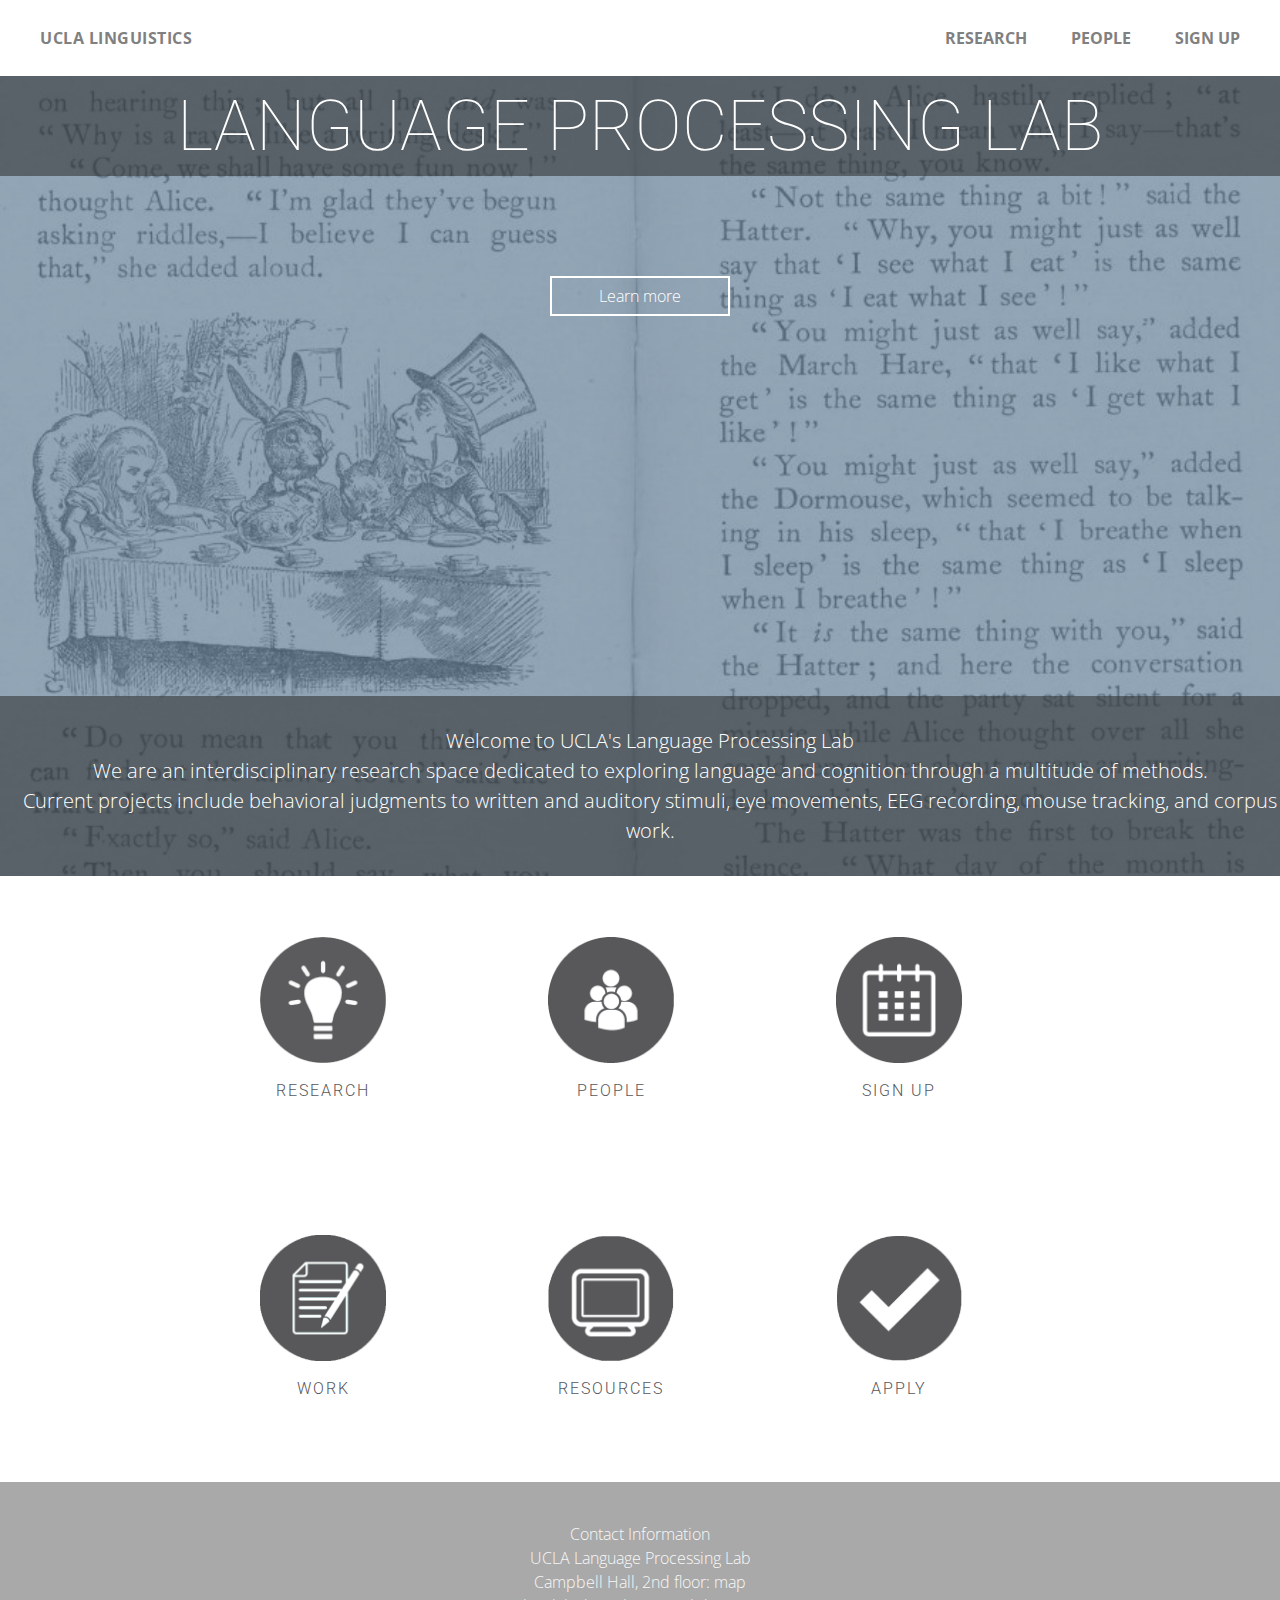
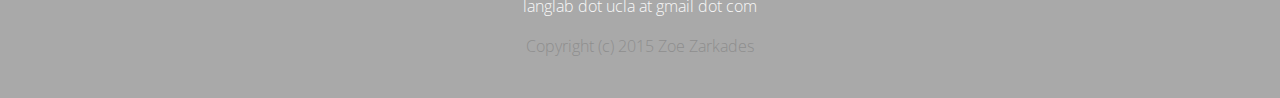
<file: unit_8/index.html>
<!DOCTYPE html>
<html>
     <head>
          <link href='https://fonts.googleapis.com/css?family=Roboto:400,300,500,100' rel='stylesheet' type='text/css'>
          <link href='https://fonts.googleapis.com/css?family=Roboto:400,100,300' rel='stylesheet' type='text/css'>
          <link href='https://fonts.googleapis.com/css?family=Wire+One' rel='stylesheet' type='text/css'>
          <link href='https://fonts.googleapis.com/css?family=Open+Sans:400,300' rel='stylesheet' type='text/css'>
          <link href='https://fonts.googleapis.com/css?family=Oswald' rel='stylesheet' type='text/css'>
          <link rel="stylesheet" type="text/css" href="css/reset.css">
          <link rel="stylesheet" type="text/css" href="css/style.css">
          <title>UCLA Language Processing Lab</title>
     </head>
     <body>
          <div class="wrap clearfix" id="top-header">
               <nav id="ucla">
               <a href="#">UCLA Linguistics</a>
               </nav>
               <label for="toggle">Menu</label>
               <input type="checkbox" id="toggle">
               <nav>
                    <a href="#">Research</a>
                    <a href="#">People</a>
                    <a href="#">Sign up</a>
               </nav>
          </div>

          <header>
               <div class="container clearfix">
                    <h1>Language Processing Lab</h1>
               </div>
               <!--<p id="slogan">Exploring language and cognition through interdiciplinary research.</p>
               -->
               <a href="#" class="btn">Learn more</a>

               <div id="welcomenote">
                    <h3>Welcome to UCLA's Language Processing Lab</h3>
                    <p>We are an interdisciplinary research space dedicated to exploring language and cognition through a multitude of methods. <br>Current projects include behavioral judgments to written and auditory stimuli, eye movements, EEG recording, mouse tracking, and corpus work.</p>
          </header>

          <section>

               <div class="clearfix">
                    <div class="row">
                         <div class="col-md-4">
                              <div class="box">
                                   <a href="#"><img src="images/light-grey.png" onmouseover="this.src='images/light-orange.png'" onmouseout="this.src='images/light-grey.png'"></a>
                                   <h3>Research</h3>
                                   <!--<p>Learn about our current lab research</p>-->
                               </div>
                         </div>

                         <div class="col-md-4">
                              <div class="box">
                                   <a href="#"><img src="images/people-icon-gray.png" onmouseover="this.src='images/people-orange.png'" onmouseout="this.src='images/people-icon-gray.png'"></a>
                                   <h3>People</h3>
                                   <!--<p>Meet the people who make the magic happen</p>-->
                                   
                              </div>
                         </div>

                         <div class="col-md-4">
                              <div class="box">
                                   <a href="#"><img src="images/calendar-gray.png" onmouseover="this.src='images/calendar-icon-orange.png'" onmouseout="this.src='images/calendar-gray.png'"></a>
                                   <h3>Sign Up</h3>
                                   <!--<p>Sign up to participate in an experiment</p>-->
                              </div>
                         </div>
                    </div>
          </section>
          
          <section>
               <div class="clearfix">
                    <div class="row">
                         <div class="col-md-4">
                              <div class="box">
                                   <a href="#"><img src="images/papers-icon-gray.png" onmouseover="this.src='images/papers-orange.png'" onmouseout="this.src='images/papers-icon-gray.png'"></a>
                                   <h3>Work</h3>
                                         <!--<p>Explore recent papers, posters, and talks</p>-->
                              </div>
                         <div>
                         <div class="col-md-4">
                              <div class="box">
                                   <a href="#"><img src="images/resources-gray.png" onmouseover="this.src='images/resources-icon.png'" onmouseout="this.src='images/resources-gray.png'"></a>
                                   <h3>Resources</h3>
                                   <!--<p>Check out the resources used in the lab</p>-->
                              </div>
                         </div>
                         <div class="col-md-4">
                              <div class="box">
                                   <a href="#"><img src="images/apply-icon.png" onmouseover="this.src='images/apply-orange.png'" onmouseout="this.src='images/apply-icon.png'"></a>
                                   <h3>Apply</h3>
                                   <!--<p>Explore UCLA's Ph.D proram in Psycholinguistics</p>-->
                              </div>
                         </div>
                    </div>
               </div>
          </section>


          <!--<article>
               <div class="wrapper clearfix">
                    <div class="column">
                         <h3>Recent Work</h3>
                         <p>DETEC 2015</p>
                         <p>When structure isn't enough: Discourse contrast in resolving focus-sensitive coordination. Talk with Katy Carlson.</p><hr>
                         <p>Grasping Ellipsis Workshop 2015</p>
                         <p>Favoring a broad QUD in focus sensitive coordination. Talk with Katy Carlson.</p><hr>
                         <p>CUNY 2015</p>
                         <p>Structure modulates similarity-based interference in sluicing: An eye movement study. Poster.</p>
                         <p>Focus particles in context: Support for the Broadest Focus Principle. Poster with Katy Carlson.</p>
                         <p>Focus marking isn't enough: The role of structural bias in focus-sensitive coordination. Poster with Katy Carlson.</p>
                    </div>

                    <div class="column">
                         <h3>Opportunities</h3>
                         <p>We have many opportunities for participation in research. If you wish to participate in an eye tracking study, consult the sign up page to schedule a visit. <br><hr>If you are interested in opportunities to participate in the lab as a student researcher, please contact <a href="#">Jesse Harris</a> directly.</p>
                    </div>
               </div>
          </article>-->

          
          <footer>
               <h4>Contact Information<h4>
               <p>UCLA Language Processing Lab</p>
               <p>Campbell Hall, 2nd floor: map<p>
               <p>langlab dot ucla at gmail dot com</p>
               
               <div class="bottom">
                    <p>Copyright (c) 2015 Zoe Zarkades</p>
               </div>
          </footer>
     </body>
</html>
</file>
<file: unit-4/css/style.css>
body {
	font-family: 'Roboto', sans-serif;
	font-weight: 100;
}

nav a {
  color: white;
  font-size: 11px;
  font-weight: bold;
  padding: 14px 10px;
  text-transform: uppercase;
  text-decoration: none;
  text-align: center;
}

nav li {
    display: inline;
}
nav ul {
	background-color: #E85400;
	width: 358px;
	padding: 0;
	margin: auto;
	font-size: 12px;
}
.container {
	margin: 0 auto;
	max-width: 1100px;
	padding: 0 10px;
}

header {
	background: url(../images/student_ling_lab.jpg) no-repeat center center;
	background-size: cover;
	height: 800px;
	text-align: center;
	padding: 50px;
}
header h1 {
	color: #ffffff;
	font-size: 90px;
	position: relative;
	line-height: 100px;
	margin-top: 0;
	margin bottom: 80px;
	font-family: 'Oswald', sans-serif;
}
#slogan {
	color: #fff;
	font-size: 30px;
	font-weight: 200;
}

.btn {
  color: #fff;
  background: rgba(55,116,154,.6);
  padding: 10px 40px;
  text-decoration: none;
}

.btn:hover {
  background: rgb(55,116,154);
  cursor: pointer;
  transition: background .5s;
}
#welcomenote {
	/*background-color: rgba(55,116,154,.8);*/
	background-color: rgba(104,116,127,.8);
	text-align: center;
	color: #fff;
	font-size: 18px;
	line-height: 1.5em;
	height: 170px;
	padding: 10px;
	margin: 3em;
	margin-top: 370px;
}

section {
	background-color: white;
	text-align: center;
}
.columns {
	background-color: white;
	color: black;
	width: 350px;
	display: inline-block;
	margin: 20px 20px 20px 5px;
	text-align: center;
}
.columns h3 {
	background-color: #E85400;
	margin-bottom: 0px;
	color: white;
	text-transform: uppercase;
	font-size: 16px;
	text-decoration: none;
	font-family: 'Oswald', sans-serif;
}
.columns p {
	background-color: orange;
	color: #ffffff;

}
.current {
	background-color: #F4F4F4;
	text-align: left;
	padding: 10px;
	font-size: 18px;
	line-height: 1.5em;
	margin: 3em;
}

/*
#research {
	background: url(../images/chomsky-office-1.png);
	background-repeat: no-repeat;
	text-align: center;
	height: 300px;
	margin: 20px;
}
#research h3 {
	background-color: orange;
	color: white;
	width: 350px;
}
#people {
	background: url(../images/staff-large.png);
	background-repeat: no-repeat;
	height: 300px;
}
#people h3 {
	background-color: orange;
	color: white;
	width: 350px;
}
#opportunities {
	background: url(../images/lab-test.png);
	background-repeat: no-repeat;
	text-align: center;
	height: 300px;
}
#opportunities h3 {
	background-color: orange;
	color: white;
	width: 350px;
}
#apply {
	background: url(../images/typing-4.png);
	background-repeat: no-repeat;
	text-align: center;
	height: 300px;
}
#apply h3 {
	background-color: orange;
	color: white;
	width: 350px;
}
*/
	
/*#welcomenote {
	background-color: #565656;
	text-align: center;
	color: white;
}*/
</file>
<file: unit_1/css/style.css>
body {
	background-color: black;
	color: yellow;
}
</file>
<file: unit_4/css/style.css>
body {
	font-family: 'Roboto', sans-serif;
	font-weight: 100;
}
#wrapper {
	background-color: white;
	width: 1200px;
	margin: 0 auto;
}
nav a {
  color: white;
  font-size: 12px;
  font-weight: bold;
  padding: 14px 10px;
  text-transform: uppercase;
  text-decoration: none;
  /*text-align: center;*/
}

nav li {
    display: inline;
}
nav ul {
	background-color: #E85400;
	/*width: 358px;*/
	padding: 0;
	/*margin: auto;*/
	font-size: 12px;
	display: inline;
	
}
.container {
	margin: 0 auto;
	max-width: 1100px;
	padding: 0 10px;
}

header {
	background: url(../images/student_ling_lab.jpg) no-repeat center center;
	background-size: cover;
	height: 800px;
	text-align: center;
	padding: 50px 0;
}
header h1 {
	color: #ffffff;
	font-size: 90px;
	position: relative;
	line-height: 100px;
	margin-top: 0;
	margin bottom: 80px;
	font-family: 'Oswald', sans-serif;
}
#slogan {
	color: #fff;
	font-size: 30px;
	font-weight: 200;
}

.btn {
  color: #fff;
  background: rgba(55,116,154,.6);
  padding: 10px 40px;
  text-decoration: none;
}

.btn:hover {
  background: rgb(55,116,154);
  cursor: pointer;
  transition: background .5s;
}
#welcomenote {
	/*background-color: rgba(55,116,154,.8);*/
	background-color: rgba(104,116,127,.8);
	text-align: left;
	color: #fff;
	font-size: 18px;
	line-height: 1.5em;
	height: 170px;
	max-width: 100%;
	padding-left: 20px;
	padding-top: 20px;
	/*margin: 3em;*/
	margin-top: 370px;
}

section {
	background-color: white;
	text-align: center;
}
.columns {
	/*background-color: white;*/
	/*color: black;*/
	width: 350px;
	position: relative;
	display: inline-block;
	margin: 20px 20px 20px 5px;
	/*margin: auto;*/
	/*text-align: center;*/
}
.columns h3 {
	position: absolute;
	top: 70%;
	left: 0;
	height: 10%;
	width: 100%;
	background-color: rgba(232,84,0,.6);
	margin-bottom: 0px;
	padding: 5px 0;
	color: white;
	letter-spacing: 2px;
	font-size: 16px;
	text-decoration: none;
	/*font-family: 'Roboto', sans-serif;*/
	font-family: 'Oswald', sans-serif;
	text-align: center;
}
.overlay {
	position: absolute;
	display: none;
	height: 100%;
	width: 100%;
	background-color: rgba(232,84,0,.3);
	top:0;
	left:0;
	text-align: center;
	color: #fff;
	font-family: 'Oswald', sans-serif;
	font-size: 16px;
	text-decoration: none;
}
img {
	display: block;
	width:100%;
}

/*
.overlay {
	display: none;
	height: 100%;
	width: 100%;
	background-color: rgba(232,84,0,.6);
	position: absolute;
	top:0;
	left:0;
	text-align: center;
	color: #fff;
	font-family: 'Oswald', sans-serif;
	font-size: 16px;
	text-decoration: none;
}
*/
.columns:hover > .overlay {
	display:block;
}


/*.columns p {
	background-color: orange;
	color: #ffffff;

}
*/
.current {
	background-color: #F4F4F4;
	text-align: left;
	padding: 10px;
	font-size: 18px;
	line-height: 1.5em;
	margin: 3em;
}

/*
#research {
	background: url(../images/chomsky-office-1.png);
	background-repeat: no-repeat;
	text-align: center;
	height: 300px;
	margin: 20px;
}
#research h3 {
	background-color: orange;
	color: white;
	width: 350px;
}
#people {
	background: url(../images/staff-large.png);
	background-repeat: no-repeat;
	height: 300px;
}
#people h3 {
	background-color: orange;
	color: white;
	width: 350px;
}
#opportunities {
	background: url(../images/lab-test.png);
	background-repeat: no-repeat;
	text-align: center;
	height: 300px;
}
#opportunities h3 {
	background-color: orange;
	color: white;
	width: 350px;
}
#apply {
	background: url(../images/typing-4.png);
	background-repeat: no-repeat;
	text-align: center;
	height: 300px;
}
#apply h3 {
	background-color: orange;
	color: white;
	width: 350px;
}
*/
	
/*#welcomenote {
	background-color: #565656;
	text-align: center;
	color: white;
}*/
</file>
<file: unit_5/css/style.css>
body {
	font-family: 'Open Sans', sans-serif;
	/*font-family: 'Roboto', sans-serif;*/
	font-weight: 100;
}
header {
	/*background-color: #fafafa;
	padding: 100px 0 0;*/
	background-color: #FFED74;
	/*border: 1px black solid;*/
	padding: 20px;
}
.clearfix:after {
  visibility: hidden;
  display: block;
  font-size: 0;
  content: "hello";
  clear: both;
  height: 0;
} 

#top-header img {
	width: 100px;
	float: left;
}
#wrapper {
	background-color: white;
	width: 1200px;
	margin: 0 auto;
}
nav {
	/*background-color: rgba(232,84,0,.6);*/
	background-color: #fff;
	/*border: 1px black solid;*/
	padding: 20px;
	float: right;
	
}
nav a {
  background-color: #fff;
  color: gray;
  font-size: 12px;
  font-weight: bold;
  /*padding: 14px 10px;*/
  padding: 20px;
  text-transform: uppercase;
  text-decoration: none;
  /*text-align: center;*/
}

a:hover {
	background-color: rgba(232,84,0,.8);
	color: #fff;
}
	
.container {
	margin: 0 auto;
	max-width: 1100px;
	padding: 0 10px;
}

header {
	background: url(../images/student_ling_lab_bw.png) no-repeat center center;
	background-size: cover;
	height: 800px;
	text-align: center;
	padding: 50px 0;
}
header h1 {
	color: #ffffff;
	font-size: 90px;
	position: relative;
	line-height: 100px;
	margin-top: 0;
	margin bottom: 80px;
	/*font-family: 'Open Sans', sans-serif;*/
	font-family: 'Oswald', sans-serif;
}
#slogan {
	color: #fff;
	font-size: 30px;
	font-weight: 200;
}

.btn {
  color: #fff;
  background: rgba(55,116,154,.6);
  padding: 10px 40px;
  text-decoration: none;
}

.btn:hover {
  background: rgb(55,116,154);
  cursor: pointer;
  transition: background .5s;
}
#welcomenote {
	background-color: rgba(55,116,154,.6);
	/*background-color: rgba(68,68,68,.4);*/
	text-align: center;
	color: #fff;
	font-size: 20px;
	line-height: 1.5em;
	height: 170px;
	max-width: 100%;
	padding-left: 20px;
	padding-top: 20px;
	/*margin: 3em;*/
	margin-top: 370px;
	font-weight: 300;
}

section {
	background-color: #fff;
	text-align: center;
	/*border: 1px black solid;*/
	padding: 20px;
}
.box {
	width: 300px;
	position: relative;
	display: inline-block;
	margin: 20px 20px 20px 5px;
	/*margin: auto;*/
	/*text-align: center;*/
}
.box img {
	width: 100%;
}
.box h3 {
	position: absolute;
	top: 70%;
	left: 0;
	height: 10%;
	width: 100%;
	background-color: rgba(232,84,0,.6);
	margin-bottom: 0px;
	padding: 5px 0;
	color: white;
	letter-spacing: 2px;
	font-size: 20px;
	text-decoration: none;
	/*font-family: 'Open Sans', sans-serif;*/
	font-family: 'Roboto', sans-serif;
	/*font-family: 'Oswald', sans-serif;*/
	text-align: center;
}
.overlay {
	position: absolute;
	display: none;
	height: 100%;
	width: 100%;
	background-color: rgba(232,84,0,.4);
	top:0;
	left:0;
	text-align: center;
	color: #fff;
	font-family: 'Open Sans', sans-serif;
	/*font-family: 'Oswald', sans-serif;*/
	font-size: 16px;
	text-decoration: none;
}
img {
	display: block;
	width:100%;
}

/*
.overlay {
	display: none;
	height: 100%;
	width: 100%;
	background-color: rgba(232,84,0,.6);
	position: absolute;
	top:0;
	left:0;
	text-align: center;
	color: #fff;
	font-family: 'Oswald', sans-serif;
	font-size: 16px;
	text-decoration: none;
}
*/
.box:hover > .overlay {
	display:block;
}


/*.columns p {
	background-color: orange;
	color: #ffffff;

}
*/
article {
	background-color: #f8f8f8;
	text-align: left;
	/*padding: 10px;*/
	/*border: 1px black solid;*/
	padding: 20px;
	font-size: 18px;
	line-height: 1.5em;
	/*margin: 1em;*/
	width: 96%;
}
.column {
	float: left;
	width: 700px;
	/*height: 300px;*/
	padding: 20px;
	margin: 1em;
}
.column h3 {
	/*background-color: rgba(232,84,0,.8);*/
	background-color: rgba(55,116,154,.7);
	color: #fff;
	padding-left: .5em;
}
#column1 {
	background-color: #f8f8f8
}
#column2 {
	background-color: #f8f8f8;
}

.clearfix:after {
	visibility: hidden;
	display: block;
	font-size: 0;
	content: " ";
	clear: both;
	height: 0;
}
footer {
	background color: red;
	color: white;
}
/*
#research {
	background: url(../images/chomsky-office-1.png);
	background-repeat: no-repeat;
	text-align: center;
	height: 300px;
	margin: 20px;
}
#research h3 {
	background-color: orange;
	color: white;
	width: 350px;
}
#people {
	background: url(../images/staff-large.png);
	background-repeat: no-repeat;
	height: 300px;
}
#people h3 {
	background-color: orange;
	color: white;
	width: 350px;
}
#opportunities {
	background: url(../images/lab-test.png);
	background-repeat: no-repeat;
	text-align: center;
	height: 300px;
}
#opportunities h3 {
	background-color: orange;
	color: white;
	width: 350px;
}
#apply {
	background: url(../images/typing-4.png);
	background-repeat: no-repeat;
	text-align: center;
	height: 300px;
}
#apply h3 {
	background-color: orange;
	color: white;
	width: 350px;
}
*/
	
/*#welcomenote {
	background-color: #565656;
	text-align: center;
	color: white;
}*/
</file>
<file: unit_6/css/style.css>
* {box-sizing:border-box;}
body {
	font-family: 'Open Sans', sans-serif;
	/*font-family: 'Roboto', sans-serif;*/
	font-weight: 100;
}
header {
	/*background-color: #fafafa;
	padding: 100px 0 0;*/
	background-color: #FFED74;
	/*border: 1px black solid;*/
	padding: 20px;
}
.clearfix:after {
  visibility: hidden;
  display: block;
  font-size: 0;
  content: "hello";
  clear: both;
  height: 0;
} 

#top-header img {
	width: 100px;
	float: left;
}
.wrapper {
	background-color: white;
	width: 1200px;
	margin: 0 auto;
}
nav {
	/*background-color: rgba(232,84,0,.6);*/
	background-color: #fff;
	/*border: 1px black solid;*/
	padding: 20px;
	float: right;
	
}
nav a {
  background-color: #fff;
  color: gray;
  font-size: 12px;
  font-weight: bold;
  /*padding: 14px 10px;*/
  padding: 20px;
  text-transform: uppercase;
  text-decoration: none;
  /*text-align: center;*/
}

a:hover {
	background-color: rgba(232,84,0,.8);
	color: #fff;
}
	
.container {
	margin: 0 auto;
	max-width: 1100px;
	padding: 0 10px;
}

header {
	/*background: url(../images/student_ling_lab_bw.png) no-repeat center center;*/
	background: url(../images/student_ling_lab.jpg) no-repeat center center;
	background-size: cover;
	text-align: center;
	padding: 50px 0;
}
header h1 {
	color: #ffffff;
	font-size: 90px;
	position: relative;
	line-height: 100px;
	margin-top: 0;
	margin bottom: 80px;
	/*font-family: 'Open Sans', sans-serif;*/
	font-family: 'Oswald', sans-serif;
}
#slogan {
	color: #fff;
	font-size: 30px;
	font-weight: 200;
}

.btn {
  color: #fff;
  background: rgba(55,116,154,.6);
  padding: 10px 40px;
  text-decoration: none;
  border: 2px white solid;
}

.btn:hover {
  background: rgb(55,116,154);
  cursor: pointer;
/*  transition: background .5s;*/
}

#welcomenote {
	/*background-color: rgba(55,116,154,.6);*/
	/*background-color: rgba(68,68,68,.4);*/
	background-color: rgba(235,234,233,.8);
	text-align: center;
	color: #58585b;
	font-size: 20px;
	line-height: 1.5em;
	max-width: 100%;
	padding-left: 20px;
	padding-top: 20px;
	padding-bottom: 20px;
	/*margin: 3em;*/
	margin-top: 380px;
	font-weight: 300;
}

section {
	background-color: #fff;
	text-align: center;
	/*border: 1px black solid;*/
	padding: 20px;
	margin-bottom: 50px;
}

.box {
	width: 300px;
	position: relative;
	display: inline-block;
	margin: 20px 50px 20px 5px;
	/*margin: auto;*/
	/*text-align: center;*/
	background-color: #fff;
}
.box img {
	width: 100%;
}
.box h3 {
	position: absolute;
	top: 70%;
	left: 0;
	height: 10%;
	width: 100%;
	background-color: rgba(232,84,0,.6);
	margin-bottom: 50px;
	padding: 0 0 10px 0;
	color: #fff;
	letter-spacing: 2px;
	font-size: 20px;
	text-transform: uppercase;
	text-decoration: none;
	/*font-family: 'Open Sans', sans-serif;*/
	font-family: 'Roboto', sans-serif;
	/*font-family: 'Oswald', sans-serif;*/
	text-align: center;
}
.overlay {
	position: absolute;
	display: none;
	height: 100%;
	width: 100%;
	background-color: rgba(232,84,0,.4);
	top:0;
	left:0;
	text-align: center;
	color: #fff;
	font-family: 'Open Sans', sans-serif;
	/*font-family: 'Oswald', sans-serif;*/
	font-size: 16px;
	text-decoration: none;
}

img {
	display: block;
	width:100%;
}

/*
.overlay {
	display: none;
	height: 100%;
	width: 100%;
	background-color: rgba(232,84,0,.6);
	position: absolute;
	top:0;
	left:0;
	text-align: center;
	color: #fff;
	font-family: 'Oswald', sans-serif;
	font-size: 16px;
	text-decoration: none;
}
*/
.box:hover > .overlay {
	display:block;
}


/*.columns p {
	background-color: orange;
	color: #ffffff;

}
*/
article {
	background-color: #f8f8f8;
	/*background-color: violet;*/
	text-align: left;
	/*padding: 10px;*/
	/*border: 1px black solid;*/
	padding: 20px;
	font-size: 18px;
	line-height: 1.5em;
	/*margin: 1em;*/
	
}
.column {
	float: left;
	width: 40%;
	/*height: 300px;*/
	padding: 20px;
	margin: 20px 5%;
	background-color: #fff;
}
.column h3 {
	/*background-color: rgba(232,84,0,.8);*/
	background-color: rgba(55,116,154,.7);
	color: #fff;
	padding-left: .5em;
}

.clearfix:after {
	visibility: hidden;
	display: block;
	font-size: 0;
	content: " ";
	clear: both;
	height: 0;
}
footer {
	color: #f8f8f8;
    background-color: darkgrey;
    padding: 40px;
}
/*
#research {
	background: url(../images/chomsky-office-1.png);
	background-repeat: no-repeat;
	text-align: center;
	height: 300px;
	margin: 20px;
}
#research h3 {
	background-color: orange;
	color: white;
	width: 350px;
}
#people {
	background: url(../images/staff-large.png);
	background-repeat: no-repeat;
	height: 300px;
}
#people h3 {
	background-color: orange;
	color: white;
	width: 350px;
}
#opportunities {
	background: url(../images/lab-test.png);
	background-repeat: no-repeat;
	text-align: center;
	height: 300px;
}
#opportunities h3 {
	background-color: orange;
	color: white;
	width: 350px;
}
#apply {
	background: url(../images/typing-4.png);
	background-repeat: no-repeat;
	text-align: center;
	height: 300px;
}
#apply h3 {
	background-color: orange;
	color: white;
	width: 350px;
}
*/
	
/*#welcomenote {
	background-color: #565656;
	text-align: center;
	color: white;
}*/
</file>
<file: unit_7/css/style.css>
* {box-sizing:border-box;}
body {
	font-family: 'Open Sans', sans-serif;
	/*font-family: 'Roboto', sans-serif;*/
	font-weight: 100;
	font-size: 16px;
}

article {
	/*background-color: #EFEFEF;*/
	background-color: purple;
	text-align: left;
	/*padding: 10px;*/
	/*border: 1px black solid;*/
	padding: 20px;
	padding-top: 0;
	font-size: 18px;
	line-height: 1.5em;
	margin: 1em;
	
}

/*.wrapper {
	background-color: white;
	width: 1200px;
	margin: 0 auto;
}
*/
nav {
	/*background-color: rgba(232,84,0,.6);*/
	background-color: #fff;
	/*border: 1px black solid;*/
	padding: 20px;
	float: right;
	opacity: 0.93;

}
nav a {
  background-color: #fff;
  color: #111;
  font-size: 1em;
  font-weight: bold;
  /*padding: 14px 10px;*/
  padding: 20px;
  text-transform: none;
  text-decoration: none;
  /*text-align: center;*/
}

a:hover {
	/*background-color: rgba(232,84,0,.8);
	color: #fff;*/
	color: orange;
}

header {
	/*background: url(../images/student_ling_lab_bw.png) no-repeat center center;*/

	background: url(../images/alice-text-blue.png) no-repeat center center;
	background-size: cover;
	text-align: center;
	/*padding: 50px 0;*/
}

/*.jumbotron {
	background: url(../images/eyetrack.png) no-repeat center center;
	background-size: cover;
	height: 600px;
	padding-top: 25px;
	margin-bottom: 0;
}*/

.title {
	background-color: rgba(48,59,69,.6);
	margin-top: 85px;
}

h1 {
	color: orange;
	font-size: 4em;
	line-height: 1em;
	padding-left: 35px;
	padding-top: 10px;
	padding-bottom: 20px;
	text-align: left;
	font-weight: 200;
}

#slogan {
	font-size: 1.5em;
	padding-bottom: 20px;
	color: #fff;
	line-height: 1.2em;
	padding-left: 35px;
}

header h1 {
	color: #ffffff;
	font-size: 70px;
	position: relative;
	/*background-color: rgba(0,0,0,.7);*/
	background-color: rgba(52,53,54,.6);
	max-width: 100%;
	line-height: 100px;
	margin-top: 0;
	margin bottom: 80px;
	text-transform: uppercase;
	/*font-family: 'Open Sans', sans-serif;*/
	/*font-family: 'Oswald', sans-serif;*/
	font-family: 'Roboto', sans-serif;
	font-weight: 100;
	
}

img {
	display: block;
	width:100%;
}

label {
	display:none;
}

section {
	background-color: red;
	text-align: center;
	/*border: 1px black solid;*/
	padding: 0 0 20px 0;
	/*margin-bottom: 50px;*/
	width: 93%;
	/*width: 550px;*/
	margin: 10px auto;
}

footer {
	color: #f8f8f8;
    background-color: #A9A9A9;
    padding: 40px;
    line-height: 1.5em;
    text-align: center;
    width: 100%;
}


/* ----------------------------------------------------- main classes */

/*.boxes {
	width:1000px;
	margin: auto;
}*/

.box {
	/*width: 132px;*/
	width: 100%;
	/*width: 40%;*/
	min-width: 110px;
	/*min-width: 132px;*/
	position: relative;
	float: left;
	margin: 10px;
	/*margin: 20px 25px;*/
	/*text-align: center;*/
	background-color: black;
	margin-top: 25px;
}

/*.box img {
	width: 100%;
}*/


.box img {
	width: 95%;
	min-width: 100px;
	margin: 0 auto;
	padding: 1%;
	background-color: green;
}
.box h3 {
	/*position: absolute;*/
	/*top: 70%;*/
	/*left: 0;*/
	/*height: 10%;*/
	width: 100%;
	/*background-color: rgba(232,84,0,.6);*/
	margin: 20px 0;
	padding: 0 0 20px 0;
	color: #58585b;
	letter-spacing: 2px;
	font-size: 1em;
	text-transform: uppercase;
	text-decoration: none;
	font-family: 'Roboto', sans-serif;
	text-align: center;
	font-weight: 300;
}


.box p{
	display: none;
	position: absolute;
	top:140px;
	left:0;
	line-height: 1.5em;
	padding: 5px;
	/*background-color: rgba(0, 0, 0, 0.701961);*/
	background-color: #fff;
	color: #000;
	margin-top: 20px;
	width: 100%;
	font-size: 1em;
}

.box:hover > p {
	display:block;
}

.btn {
  color: #fff;
  display: block;
  width:180px;
  margin:100px auto 0;
  padding: 10px 40px;
  text-decoration: none;
  border: 2px white solid;
}

.btn:hover {
  background: rgba(55,116,154,.6);
  cursor: pointer;
  transition: background .5s;
}



.container {
	margin: 0 auto;
	/*max-width: 1100px;*/
	max-width: 100%;
	/*padding: 0 10px;*/
}

.column {
	float: left;
	width: 30%;
	/*height: 300px;*/
	padding: 10px;
	/*margin: 10px 2%;*/
	margin: 22px;
	background-color: yellow;
	/*background-color: #EFEFEF;*/
}
.column h3 {
	/*background-color: rgba(232,84,0,.8);*/
	/*background-color: rgba(55,116,154,.7);*/
	color: orange;
	/*font-family: 'Roboto', sans-serif;*/
	font-size: 1.5em;
	/*padding-left: .5em;*/
	text-transform: none;
	font-weight: 400;
	margin-bottom: 25px;

}
.column h4 {
	font-weight: 300;
}

.column p {
	font-size: .8em;
	padding-bottom: 10px;
}

.column a {
	text-decoration: none;
}

.intro-image {
	width: 92%;
	background-color: yellow;
	padding: 20px;
	padding-top: 0;
	margin: 0 auto;
}

.clearfix:after {
	visibility: hidden;
	display: block;
	font-size: 0;
	content: " ";
	clear: both;
	height: 0;
}

.clearfix:after {
    visibility: hidden;
    display: block;
    font-size: 0;
    content: " ";
    clear: both;
    height: 0;
}

.bottom {
	/*background-color: #5b5b5d;*/
	color: #8e8e8e;
	width: 100%;
	margin-top: 1em;
	text-align: center;

}

.wrapper {
	width: 100%;
	background-color: #fff;
	/*background-color: green;*/
	margin: 0px auto;
}


/* ----------------------------------------------------- index ID's*/

#intro-image {
	float: left;
	margin-right: 10px;
}

#top-header{
	padding:10px 0;
}

#top-header img {
	width: 100px;
	float: left;
}

#toggle {
	display:none;
}

#ucla {
	font-size: 1em;
	font-weight: 500;
	letter-spacing: .5px;
	padding-right: 14px;
	float: left;
}


#welcomenote {
	/*background-color: rgba(55,116,154,.6);*/
	/*background-color: rgba(68,68,68,.4);*/
	
	/*background-color: rgba(235,234,233,.8);*/
	text-align: left;
	/*color: #58585b;*/
	color:#111;
	font-size: 20px;
	line-height: 1.5em;
	max-width: 100%;
	padding-top: 30px;
	padding-bottom: 10px;
	/*margin: 3em;*/
	font-weight: 300;
}

#welcomenote h3 {
	font-size: 1.5em;
	padding-bottom: 20px;
}

/* ----------------------------------------------------- media queries */

@media screen and (max-width:780px){

	div {
		display: block;
	}

	nav {
		float: none;
		width: 100%;
		margin: auto;
		margin-top: 30px;
		margin-bottom: 0;
		height: 70px;
		text-align: center;
		font-size: .8em;
	}

	header h1 {
		font-size: 2em;
	}

	header {
	/*background: url(../images/alice-text-blue.png) no-repeat;*/
	text-align: center;
	max-width: 780px;
	/*padding: 50px 0;*/
	}

	.jumbotron {
	/*background: url(../images/alice-text-blue.png) no-repeat;
	max-width: 780px;*/
	}

	.box img {
	width: 40%;
	min-width: 126px;
	margin: 0 auto;
	padding-top: 10%;
	}

	.box {
	/*width: 132px;*/
	width: 27%;
	min-width: 132px;
	position: relative;
	float: left;
	margin: 15px;
	/*margin: 20px 25px;*/
	/*text-align: center;*/
	background-color: #fff;
	margin-top: 25px;
	}

	#ucla {
		float: none;
		margin: auto;
		height: 20px;
		width: 100%;
		padding: 10px 0 14px 0;
		font-size: 1em;
	}

	
	
	

	#welcomenote {
		text-align: left;
		font-size: 1em;
		line-height: 1.5em;

	}

	#welcomenote h3 {
		text-align: center;
		margin-bottom: 20px;
	}
}

@media screen and (max-width:675px){

	div {
		display: block;
	}

	nav {
		float: none;
		width: 100%;
		margin: auto;
		margin-top: 30px;
		margin-bottom: 0;
		height: 70px;
		text-align: center;
		font-size: .8em;
	}

	header h1 {
		font-size: 1.5em;
	}

	header {
	/*background: url(../images/alice-text-blue.png) no-repeat;*/
	text-align: center;
	max-width: 780px;
	/*padding: 50px 0;*/
	}

	/*.jumbotron {
		background: url(../images/alice-text-blue.png) no-repeat;
		max-width: 100%;
		text-align: left;
		height: 200px;
	}*/

	.box img {
	width: 40%;
	min-width: 126px;
	margin: auto;
	padding-top: 10%;
	}

	.box {
	/*width: 132px;*/
	width: 15%;
	min-width: 132px;
	position: relative;
	float: left;
	margin: 10px;
	/*margin: 20px 25px;*/
	/*text-align: center;*/
	background-color: #fff;
	margin-top: 25px;
	}

	#ucla {
		float: none;
		margin: auto;
		height: 20px;
		width: 100%;
		padding: 10px 0 14px 0;
		font-size: 1em;
	}

	#welcomenote {
	/*background-color: rgba(55,116,154,.6);*/
	/*background-color: rgba(68,68,68,.4);*/
	background-color: rgba(52,53,54,.6);
	/*background-color: rgba(235,234,233,.8);*/
	text-align: center;
	/*color: #58585b;*/
	color:#fff;
	font-size: 1em;
	line-height: 1.5em;
	width: 100%;
	padding-left: 20px;
	padding-right: 20px;
	padding-top: 30px;
	padding-bottom: 30px;
	font-weight: 300;
	text-align: left;
	margin-top: 180px;

	}

	#welcomenote h3 {
		text-align: center;
		margin-bottom: 20px;
	}
}


@media screen and (max-width:634px){
	

	.box img {
	width: 100%;
	min-width: 126px;
	margin: auto;
	padding-top: 10%;
	}

	.box {
	/*width: 132px;*/
	width: 10%;
	min-width: 132px;
	position: relative;
	float: left;
	margin: 10px;
	/*margin: 20px 25px;*/
	/*text-align: center;*/
	background-color: yellow;
	margin-top: 25px;
	}

}

@media screen and (max-width:643px){

	div {
		display: block;
	}

	nav {
		float: none;
		width: 100%;
		margin: auto;
		margin-top: 30px;
		margin-bottom: 0;
		height: 70px;
		text-align: center;
		font-size: .8em;
	}

	header h1 {
		font-size: 1.5em;
	}

	header {
	background: url(../images/alice-text-blue.png) no-repeat;
	text-align: center;
	max-width: 780px;
	/*padding: 50px 0;*/
	}

	.box img {
	width: 40%;
	min-width: 126px;
	margin: auto;
	padding-top: 10%;
	}

	.box {
	/*width: 132px;*/
	width: 100%;
	min-width: 132px;
	position: relative;
	float: left;
	margin: 15px;
	/*margin: 20px 25px;*/
	/*text-align: center;*/
	background-color: #fff;
	margin-top: 25px;
	}

	#ucla {
		float: none;
		margin: auto;
		height: 20px;
		width: 100%;
		padding: 10px 0 14px 0;
		font-size: 1em;
	}

	#welcomenote {
	/*background-color: rgba(55,116,154,.6);*/
	/*background-color: rgba(68,68,68,.4);*/
	background-color: rgba(52,53,54,.6);
	/*background-color: rgba(235,234,233,.8);*/
	text-align: center;
	/*color: #58585b;*/
	color:#fff;
	font-size: 1em;
	line-height: 1.5em;
	width: 100%;
	padding-left: 20px;
	padding-right: 20px;
	padding-top: 30px;
	padding-bottom: 30px;
	font-weight: 300;
	text-align: left;
	margin-top: 180px;

	}

	#welcomenote h3 {
		text-align: center;
		margin-bottom: 20px;
	}
}

/*@media screen and (max-width:801px){
	label {
		display: block;
		text-align: center;
		margin: 20px 0 0;
	}

	nav {
		display: none;
	}



	nav a {
		display: block;
		text-align: center;
		width: 25%;
		margin: 20px auto;
	}

	nav a:active {
		background-color: yellow;
	}

	#toggle:checked + nav {
		display: block;
	}
}*/

/*@media screen and (max-width: 660px){
	label {
		display: block;
		text-align: right;
		margin: 20px 5px 0;
		color: rgb(232,84,0);
		font-size: 1em;
		text-decoration: none;
	}
}*/



/*header {
	background-color: #fafafa;
	padding: 100px 0 0;
	background-color: #FFED74;
	border: 1px black solid;
	padding: 20px;
}*/

/*.overlay {
	position: absolute;
	display: none;
	height: 100%;
	width: 100%;
	background-color: rgba(232,84,0,.4);
	top:0;
	left:0;
	text-align: center;
	color: #fff;
	font-family: 'Open Sans', sans-serif;
	/*font-family: 'Oswald', sans-serif;
	font-size: 16px;
	text-decoration: none;
}*/


/*
.overlay {
	display: none;
	height: 100%;
	width: 100%;
	background-color: rgba(232,84,0,.6);
	position: absolute;
	top:0;
	left:0;
	text-align: center;
	color: #fff;
	font-family: 'Oswald', sans-serif;
	font-size: 16px;
	text-decoration: none;
}
*/

/*.columns p {
	background-color: orange;
	color: #ffffff;
}
*/

/*
#slogan {
	color: #fff;
	font-size: 30px;
	font-weight: 200;
	background-color: rgb(91,91,93);
	padding: 20px;
}
*/
</file>
<file: unit_8.1/css/style.css>
* {
	box-sizing:border-box;
}

body {
	font-family: 'Open Sans', sans-serif;
	/*font-family: 'Roboto', sans-serif;*/
	font-weight: 100;
	font-size: 16px;
}

nav {
	/*background-color: rgba(232,84,0,.6);*/
	background-color: #fff;
	/*border: 1px black solid;*/
	padding: 20px;
	float: right;
	
}

nav a {
  background-color: #fff;
  color: gray;
  font-size: 12px;
  font-weight: bold;
  /*padding: 14px 10px;*/
  padding: 20px;
  text-transform: uppercase;
  text-decoration: none;
  /*text-align: center;*/
}

a:hover {
	background-color: rgba(232,84,0,.8);
	color: #fff;
}

header {
	/*background-color: #fafafa;
	padding: 100px 0 0;*/
	background-color: #FFED74;
	/*border: 1px black solid;*/
	padding: 20px;
}

header {
	/*background: url(../images/student_ling_lab_bw.png) no-repeat center center;*/
	background: url(../images/student_ling_lab.jpg) no-repeat center center;
	background-size: cover;
	text-align: center;
	padding: 50px 0;
}

header h1 {
	color: #ffffff;
	font-size: 90px;
	position: relative;
	line-height: 100px;
	margin-top: 0;
	margin bottom: 80px;
	/*font-family: 'Open Sans', sans-serif;*/
	font-family: 'Oswald', sans-serif;
	text-align: center;
}

h2 {
	float: left;
	color: blue;
	text-decoration: none;
}

img {
	display: block;
	width:100%;
}

label {
	display: none;
}

section {
	background-color: #fff;
	text-align: center;
	/*border: 1px black solid;*/
	padding: 5%;
	margin-bottom: 50px;
}

footer {
	color: #f8f8f8;
    background-color: #A9A9A9;
    padding: 40px;
    line-height: 1.5em;
    text-align: center;
}

.bottom {
	color: #8e8e8e;
	width: 100%;
	margin-top: 1em;
	text-align: center;
}

.btn {
  color: #fff;
  background: rgba(55,116,154,.6);
  padding: 10px 40px;
  text-decoration: none;
  border: 2px white solid;
}

.btn:hover {
  background: rgb(55,116,154);
  cursor: pointer;
/*  transition: background .5s;*/
}

.box:hover > .overlay {
	display:block;
}

.box {
	width: 300px;
	position: relative;
	display: inline-block;
	margin: 20px 50px 20px 5px;
	/*margin: auto;*/
	/*text-align: center;*/
	background-color: #fff;
}
.box img {
	width: 100%;
}
.box h3 {
	position: absolute;
	top: 70%;
	left: 0;
	height: 10%;
	width: 100%;
	background-color: rgba(232,84,0,.6);
	margin-bottom: 50px;
	padding: 0 0 10px 0;
	color: #fff;
	letter-spacing: 2px;
	font-size: 20px;
	text-transform: uppercase;
	text-decoration: none;
	/*font-family: 'Open Sans', sans-serif;*/
	font-family: 'Roboto', sans-serif;
	/*font-family: 'Oswald', sans-serif;*/
	text-align: center;
}

.column {
	float: left;
	width: 40%;
	/*height: 300px;*/
	padding: 20px;
	margin: 20px 5%;
	background-color: #fff;
}
.column h3 {
	/*background-color: rgba(232,84,0,.8);*/
	background-color: rgba(55,116,154,.7);
	color: #fff;
	padding-left: .5em;
}

.clearfix:after {
	visibility: hidden;
	display: block;
	font-size: 0;
	content: " ";
	clear: both;
	height: 0;
}

.clearfix:after {
  visibility: hidden;
  display: block;
  font-size: 0;
  content: "hello";
  clear: both;
  height: 0;
} 

.container {
	margin: 0 auto;
	max-width: 1100px;
	padding: 0 10px;
}

.overlay {
	position: absolute;
	display: none;
	height: 100%;
	width: 100%;
	background-color: rgba(232,84,0,.4);
	top:0;
	left:0;
	text-align: center;
	color: #fff;
	font-family: 'Open Sans', sans-serif;
	/*font-family: 'Oswald', sans-serif;*/
	font-size: 16px;
	text-decoration: none;
}

.wrapper {
	background-color: white;
	width: 1200px;
	margin: 0 auto;
}



#slogan {
	color: #fff;
	font-size: 1.5em;
	font-weight: 200;
}

#top-header img {
	width: 100px;
	float: left;
}

#toggle {
	display: none;
}

#welcomenote {
	/*background-color: rgba(55,116,154,.6);*/
	/*background-color: rgba(68,68,68,.4);*/
	background-color: rgba(235,234,233,.8);
	text-align: center;
	color: #58585b;
	font-size: 20px;
	line-height: 1.5em;
	max-width: 100%;
	padding-left: 20px;
	padding-top: 20px;
	padding-bottom: 20px;
	/*margin: 3em;*/
	margin-top: 380px;
	font-weight: 300;
}

/* -------------------------------------------------------- media queries */

@media screen and (max-width: 1611px){
	section {
		max-width: 1042px;
		margin: auto;
	}
}

@media screen and (max-width:800px){

	nav {
		float:none;
		width: 600px;
		margin: 0 auto;
		text-align: center;
	}

	nav a {
		display: inline;
		
	}

	label {
		text-align: center;
		background-color: #fff;
	}
}


@media screen and (max-width: 660px){
	
	label {
		display: block;
		text-align: right;
		margin: 20px 5px 0;
		color: rgb(232,84,0);
		font-size: 1em;
		text-decoration: none;	
	}

	nav {
		display: none;
	}

	nav a {
		display: block;
		text-align: center;
	}

	nav a:active {
		background-color: yellow
	}

	#toggle:checked + nav {
		display: block;
	}
}


/*
.overlay {
	display: none;
	height: 100%;
	width: 100%;
	background-color: rgba(232,84,0,.6);
	position: absolute;
	top:0;
	left:0;
	text-align: center;
	color: #fff;
	font-family: 'Oswald', sans-serif;
	font-size: 16px;
	text-decoration: none;
}
*/

/*.columns p {
	background-color: orange;
	color: #ffffff;

}
*/



/*

article {
	background-color: #f8f8f8;
	/*background-color: violet;*/
	text-align: left;
	/*padding: 10px;*/
	/*border: 1px black solid;*/
	padding: 20px;
	font-size: 18px;
	line-height: 1.5em;
	/*margin: 1em;*/
}
/*
#research {
	background: url(../images/chomsky-office-1.png);
	background-repeat: no-repeat;
	text-align: center;
	height: 300px;
	margin: 20px;
}
#research h3 {
	background-color: orange;
	color: white;
	width: 350px;
}
#people {
	background: url(../images/staff-large.png);
	background-repeat: no-repeat;
	height: 300px;
}
#people h3 {
	background-color: orange;
	color: white;
	width: 350px;
}
#opportunities {
	background: url(../images/lab-test.png);
	background-repeat: no-repeat;
	text-align: center;
	height: 300px;
}
#opportunities h3 {
	background-color: orange;
	color: white;
	width: 350px;
}
#apply {
	background: url(../images/typing-4.png);
	background-repeat: no-repeat;
	text-align: center;
	height: 300px;
}
#apply h3 {
	background-color: orange;
	color: white;
	width: 350px;
}
*/
	
/*#welcomenote {
	background-color: #565656;
	text-align: center;
	color: white;
}*/
</file>
<file: unit_8/css/style.css>
* {box-sizing:border-box;}
body {
	font-family: 'Open Sans', sans-serif;
	/*font-family: 'Roboto', sans-serif;*/
	font-weight: 100;
	font-size: 16px;
}

article {
	background-color: #EFEFEF;
	/*background-color: violet;*/
	text-align: left;
	/*padding: 10px;*/
	/*border: 1px black solid;*/
	padding: 20px;
	font-size: 18px;
	line-height: 1.5em;
	/*margin: 1em;*/
	
}

/*.wrapper {
	background-color: white;
	width: 1200px;
	margin: 0 auto;
}
*/
nav {
	/*background-color: rgba(232,84,0,.6);*/
	background-color: #fff;
	/*border: 1px black solid;*/
	padding: 20px;
	float: right;
	
}
nav a {
  background-color: #fff;
  color: gray;
  font-size: 1em;
  font-weight: bold;
  /*padding: 14px 10px;*/
  padding: 20px;
  text-transform: uppercase;
  text-decoration: none;
  /*text-align: center;*/
}

a:hover {
	background-color: rgba(232,84,0,.8);
	color: #fff;
}

header {
	/*background: url(../images/student_ling_lab_bw.png) no-repeat center center;*/

	background: url(../images/alice-text-blue.png) no-repeat center center;
	background-size: cover;
	text-align: center;
	/*padding: 50px 0;*/
}
header h1 {
	color: #ffffff;
	font-size: 70px;
	position: relative;
	/*background-color: rgba(0,0,0,.7);*/
	background-color: rgba(52,53,54,.6);
	max-width: 100%;
	line-height: 100px;
	margin-top: 0;
	margin bottom: 80px;
	text-transform: uppercase;
	/*font-family: 'Open Sans', sans-serif;*/
	/*font-family: 'Oswald', sans-serif;*/
	font-family: 'Roboto', sans-serif;
	font-weight: 100;
	
}

img {
	display: block;
	width:100%;
}

label {
	display:none;
}

section {
	background-color: #fff;
	text-align: center;
	/*border: 1px black solid;*/
	padding: 0 0 20px 0;
	/*margin-bottom: 50px;*/
	width: 72%;
	/*width: 550px;*/
	margin: 10px auto;
}

footer {
	color: #f8f8f8;
    background-color: #A9A9A9;
    padding: 40px;
    line-height: 1.5em;
    text-align: center;
}


/* ----------------------------------------------------- main classes */

/*.boxes {
	width:1000px;
	margin: auto;
}*/

.box {
	/*width: 132px;*/
	width: 28%;
	min-width: 132px;
	position: relative;
	float: left;
	margin: 15px;
	/*margin: 20px 25px;*/
	/*text-align: center;*/
	background-color: #fff;
	margin-top: 25px;
}

/*.box img {
	width: 100%;
}*/


.box img {
	width: 40%;
	min-width: 126px;
	margin: auto;
	padding-top: 10%;
}
.box h3 {
	/*position: absolute;*/
	/*top: 70%;*/
	/*left: 0;*/
	/*height: 10%;*/
	width: 100%;
	/*background-color: rgba(232,84,0,.6);*/
	margin: 20px 0;
	padding: 0 0 20px 0;
	color: #58585b;
	letter-spacing: 2px;
	font-size: 1em;
	text-transform: uppercase;
	text-decoration: none;
	font-family: 'Roboto', sans-serif;
	text-align: center;
	font-weight: 300;
}


.box p{
	display: none;
	position: absolute;
	top:140px;
	left:0;
	line-height: 1.5em;
	padding: 5px;
	/*background-color: rgba(0, 0, 0, 0.701961);*/
	background-color: #fff;
	color: #000;
	margin-top: 20px;
	width: 100%;
	font-size: 1em;
}

.box:hover > p {
	display:block;
}

.btn {
  color: #fff;
  display: block;
  width:180px;
  margin:100px auto 0;
  padding: 10px 40px;
  text-decoration: none;
  border: 2px white solid;
}

.btn:hover {
  background: rgba(55,116,154,.6);
  cursor: pointer;
  transition: background .5s;
}



.container {
	margin: 0 auto;
	/*max-width: 1100px;*/
	max-width: 100%;
	/*padding: 0 10px;*/
}

.column {
	float: left;
	width: 30%;
	/*height: 300px;*/
	padding: 10px;
	margin: 20px 5%;
	/*background-color: #fff;*/
	background-color: #EFEFEF;
}
.column h3 {
	/*background-color: rgba(232,84,0,.8);*/
	background-color: rgba(55,116,154,.7);
	color: #fff;
	font-family: 'Roboto', sans-serif;
	padding-left: .5em;
	text-transform: uppercase;
	font-weight: 200;
	margin-bottom: 10px;
}

.column p {
}

.clearfix:after {
	visibility: hidden;
	display: block;
	font-size: 0;
	content: " ";
	clear: both;
	height: 0;
}

.clearfix:after {
    visibility: hidden;
    display: block;
    font-size: 0;
    content: " ";
    clear: both;
    height: 0;
}

.bottom {
	/*background-color: #5b5b5d;*/
	color: #8e8e8e;
	width: 100%;
	margin-top: 1em;
	text-align: center;

}

/* ------------------------------------------------------ steve */
/*.topnav {
	float: right;
	font-weight: 500;
	font-size: 0.8em;
	letter-spacing: 1px;
	padding: 20px 20px 23px 20px;
}

#topmenu {
	margin-right: 40px;
}

#topname {
	float: left;
	padding: 14px 0 14px 60px;
	width: 300px;
}

#stevelee {
	font-size: 1.5em;
	font-weight: 500;
	letter-spacing: 0.5em;
	padding-right: 14px;
}

#uxdesign {
	font-weight: 100;
	font-size: 1.5em;
}*/

/* ----------------------------------------------------- index ID's*/

#top-header{
	padding:10px 0;
}

#top-header img {
	width: 100px;
	float: left;
}

#toggle {
	display:none;
}

#ucla {
	font-size: 1em;
	font-weight: 500;
	letter-spacing: .5px;
	padding-right: 14px;
	float: left;
}


#welcomenote {
	/*background-color: rgba(55,116,154,.6);*/
	/*background-color: rgba(68,68,68,.4);*/
	background-color: rgba(52,53,54,.6);
	/*background-color: rgba(235,234,233,.8);*/
	text-align: center;
	/*color: #58585b;*/
	color:#fff;
	font-size: 20px;
	line-height: 1.5em;
	max-width: 100%;
	padding-left: 20px;
	padding-top: 30px;
	padding-bottom: 30px;
	/*margin: 3em;*/
	margin-top: 380px;
	font-weight: 300;
}

/* ----------------------------------------------------- media queries */

@media screen and (max-width:780px){

	#ucla {
		float: none;
		margin: auto;
		height: 20px;
		width: 100%;
		padding: 10px 0 14px 0;
		font-size: 1em;
	}

	div {
		display: block;
	}

	nav {
		float: none;
		width: 100%;
		margin: auto;
		margin-top: 30px;
		margin-bottom: 0;
		height: 70px;
		text-align: center;
		font-size: .8em;
	}

	header h1 {
		font-size: 2em;
	}

	header {
	background: url(../images/alice-text-blue.png) no-repeat;
	text-align: center;
	max-width: 780px;
	/*padding: 50px 0;*/
	}

	#welcomenote {
	/*background-color: rgba(55,116,154,.6);*/
	/*background-color: rgba(68,68,68,.4);*/
	background-color: rgba(52,53,54,.6);
	/*background-color: rgba(235,234,233,.8);*/
	text-align: center;
	/*color: #58585b;*/
	color:#fff;
	font-size: 1em;
	line-height: 1.5em;
	width: 100%;
	padding-left: 20px;
	padding-right: 20px;
	padding-top: 30px;
	padding-bottom: 30px;
	font-weight: 300;
	text-align: left;
	margin-top: 180px;

	}

	#welcomenote h3 {
		text-align: center;
		margin-bottom: 20px;
	}

	.box img {
	width: 40%;
	min-width: 126px;
	margin: auto;
	padding-top: 10%;
	}

	.box {
	/*width: 132px;*/
	width: 27%;
	min-width: 132px;
	position: relative;
	float: left;
	margin: 15px;
	/*margin: 20px 25px;*/
	/*text-align: center;*/
	background-color: #fff;
	margin-top: 25px;
	}
}

@media screen and (max-width:675px){

	#ucla {
		float: none;
		margin: auto;
		height: 20px;
		width: 100%;
		padding: 10px 0 14px 0;
		font-size: 1em;
	}

	div {
		display: block;
	}

	nav {
		float: none;
		width: 100%;
		margin: auto;
		margin-top: 30px;
		margin-bottom: 0;
		height: 70px;
		text-align: center;
		font-size: .8em;
	}

	header h1 {
		font-size: 1.5em;
	}

	header {
	background: url(../images/alice-text-blue.png) no-repeat;
	text-align: center;
	max-width: 780px;
	/*padding: 50px 0;*/
	}

	#welcomenote {
	/*background-color: rgba(55,116,154,.6);*/
	/*background-color: rgba(68,68,68,.4);*/
	background-color: rgba(52,53,54,.6);
	/*background-color: rgba(235,234,233,.8);*/
	text-align: center;
	/*color: #58585b;*/
	color:#fff;
	font-size: 1em;
	line-height: 1.5em;
	width: 100%;
	padding-left: 20px;
	padding-right: 20px;
	padding-top: 30px;
	padding-bottom: 30px;
	font-weight: 300;
	text-align: left;
	margin-top: 180px;

	}

	#welcomenote h3 {
		text-align: center;
		margin-bottom: 20px;
	}

	.box img {
	width: 40%;
	min-width: 126px;
	margin: auto;
	padding-top: 10%;
	}

	.box {
	/*width: 132px;*/
	width: 15%;
	min-width: 132px;
	position: relative;
	float: left;
	margin: 10px;
	/*margin: 20px 25px;*/
	/*text-align: center;*/
	background-color: #fff;
	margin-top: 25px;
	}
}


@media screen and (max-width:634px){
	

	.box img {
	width: 100%;
	min-width: 126px;
	margin: auto;
	padding-top: 10%;
	}

	.box {
	/*width: 132px;*/
	width: 10%;
	min-width: 132px;
	position: relative;
	float: left;
	margin: 10px;
	/*margin: 20px 25px;*/
	/*text-align: center;*/
	background-color: yellow;
	margin-top: 25px;
	}

}

@media screen and (max-width:643px){

	#ucla {
		float: none;
		margin: auto;
		height: 20px;
		width: 100%;
		padding: 10px 0 14px 0;
		font-size: 1em;
	}

	div {
		display: block;
	}

	nav {
		float: none;
		width: 100%;
		margin: auto;
		margin-top: 30px;
		margin-bottom: 0;
		height: 70px;
		text-align: center;
		font-size: .8em;
	}

	header h1 {
		font-size: 1.5em;
	}

	header {
	background: url(../images/alice-text-blue.png) no-repeat;
	text-align: center;
	max-width: 780px;
	/*padding: 50px 0;*/
	}

	#welcomenote {
	/*background-color: rgba(55,116,154,.6);*/
	/*background-color: rgba(68,68,68,.4);*/
	background-color: rgba(52,53,54,.6);
	/*background-color: rgba(235,234,233,.8);*/
	text-align: center;
	/*color: #58585b;*/
	color:#fff;
	font-size: 1em;
	line-height: 1.5em;
	width: 100%;
	padding-left: 20px;
	padding-right: 20px;
	padding-top: 30px;
	padding-bottom: 30px;
	font-weight: 300;
	text-align: left;
	margin-top: 180px;

	}

	#welcomenote h3 {
		text-align: center;
		margin-bottom: 20px;
	}

	.box img {
	width: 40%;
	min-width: 126px;
	margin: auto;
	padding-top: 10%;
	}

	.box {
	/*width: 132px;*/
	width: 100%;
	min-width: 132px;
	position: relative;
	float: left;
	margin: 15px;
	/*margin: 20px 25px;*/
	/*text-align: center;*/
	background-color: #fff;
	margin-top: 25px;
	}

	.box p {
		display: none;
	}
}

/*@media screen and (max-width:801px){
	label {
		display: block;
		text-align: center;
		margin: 20px 0 0;
	}

	nav {
		display: none;
	}



	nav a {
		display: block;
		text-align: center;
		width: 25%;
		margin: 20px auto;
	}

	nav a:active {
		background-color: yellow;
	}

	#toggle:checked + nav {
		display: block;
	}
}*/

/*@media screen and (max-width: 660px){
	label {
		display: block;
		text-align: right;
		margin: 20px 5px 0;
		color: rgb(232,84,0);
		font-size: 1em;
		text-decoration: none;
	}
}*/



/*header {
	background-color: #fafafa;
	padding: 100px 0 0;
	background-color: #FFED74;
	border: 1px black solid;
	padding: 20px;
}*/

/*.overlay {
	position: absolute;
	display: none;
	height: 100%;
	width: 100%;
	background-color: rgba(232,84,0,.4);
	top:0;
	left:0;
	text-align: center;
	color: #fff;
	font-family: 'Open Sans', sans-serif;
	/*font-family: 'Oswald', sans-serif;
	font-size: 16px;
	text-decoration: none;
}*/


/*
.overlay {
	display: none;
	height: 100%;
	width: 100%;
	background-color: rgba(232,84,0,.6);
	position: absolute;
	top:0;
	left:0;
	text-align: center;
	color: #fff;
	font-family: 'Oswald', sans-serif;
	font-size: 16px;
	text-decoration: none;
}
*/

/*.columns p {
	background-color: orange;
	color: #ffffff;
}
*/

/*
#slogan {
	color: #fff;
	font-size: 30px;
	font-weight: 200;
	background-color: rgb(91,91,93);
	padding: 20px;
}
*/
</file>
